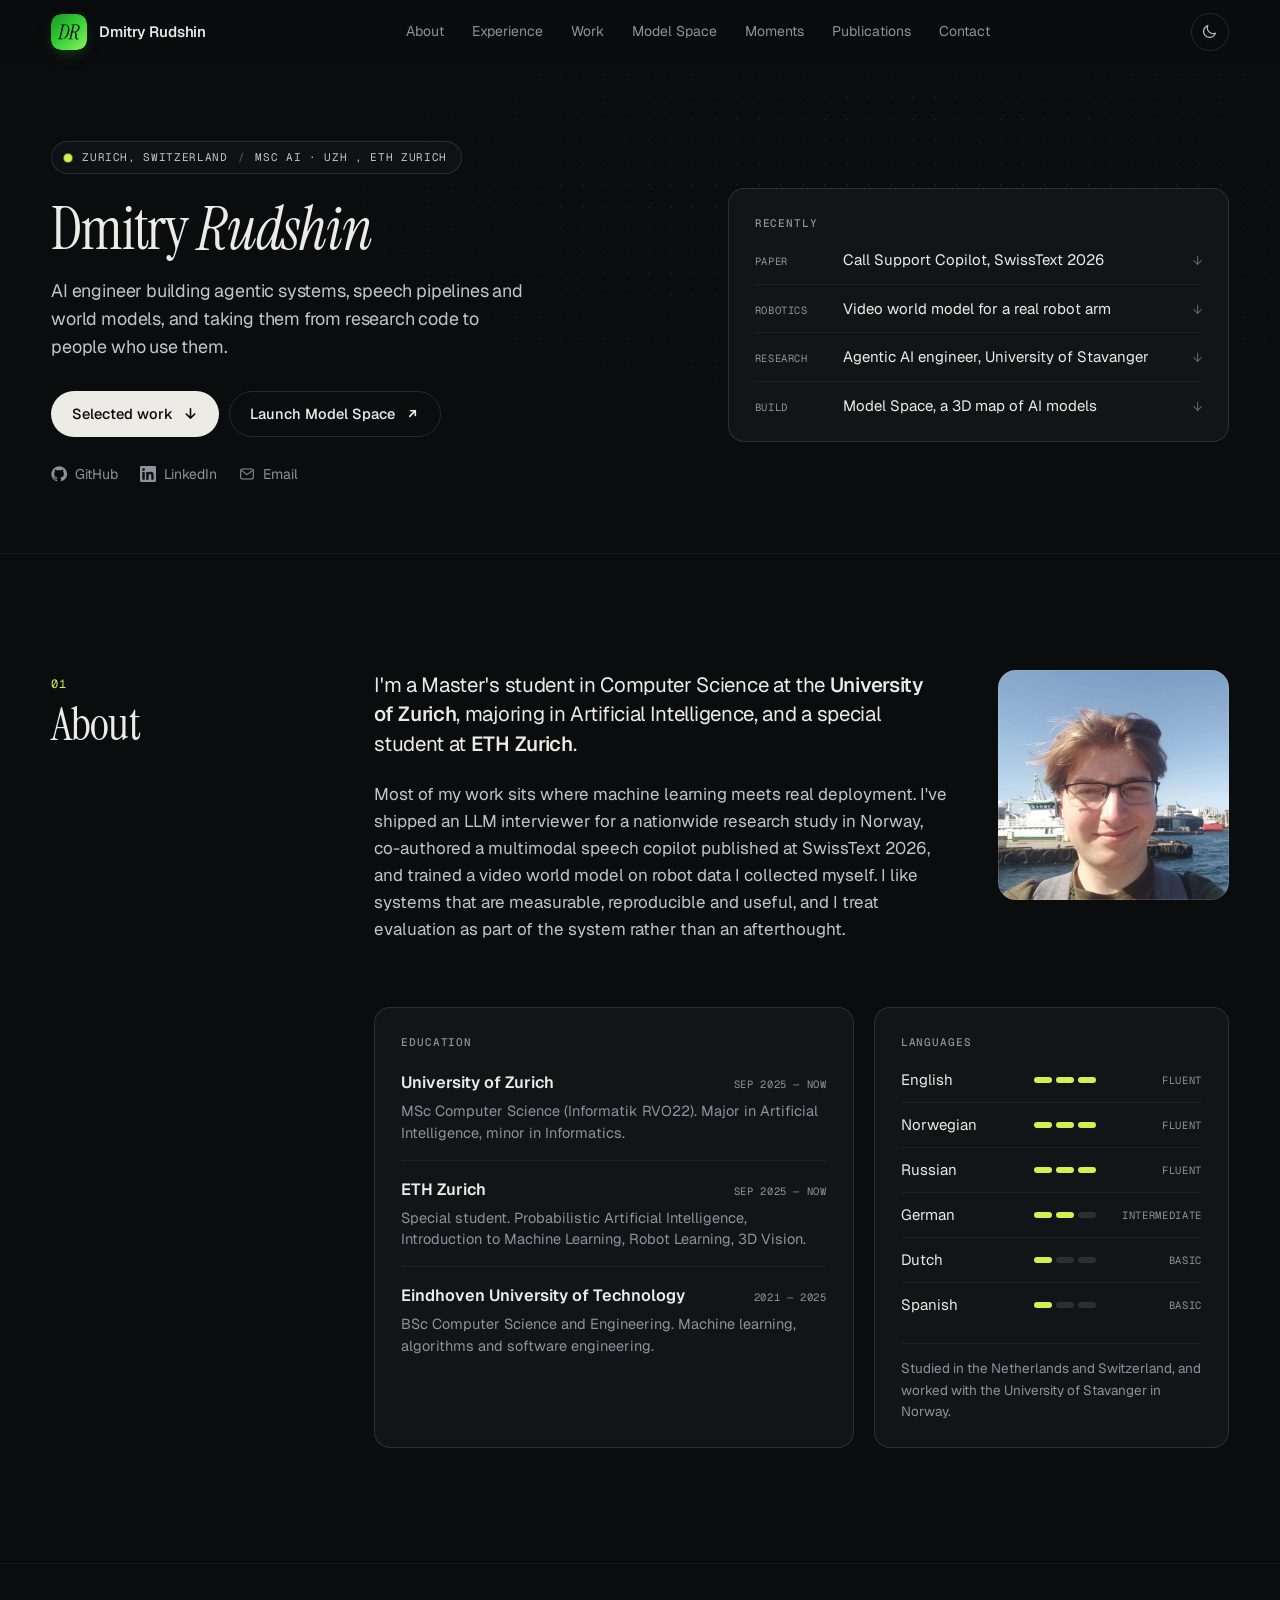
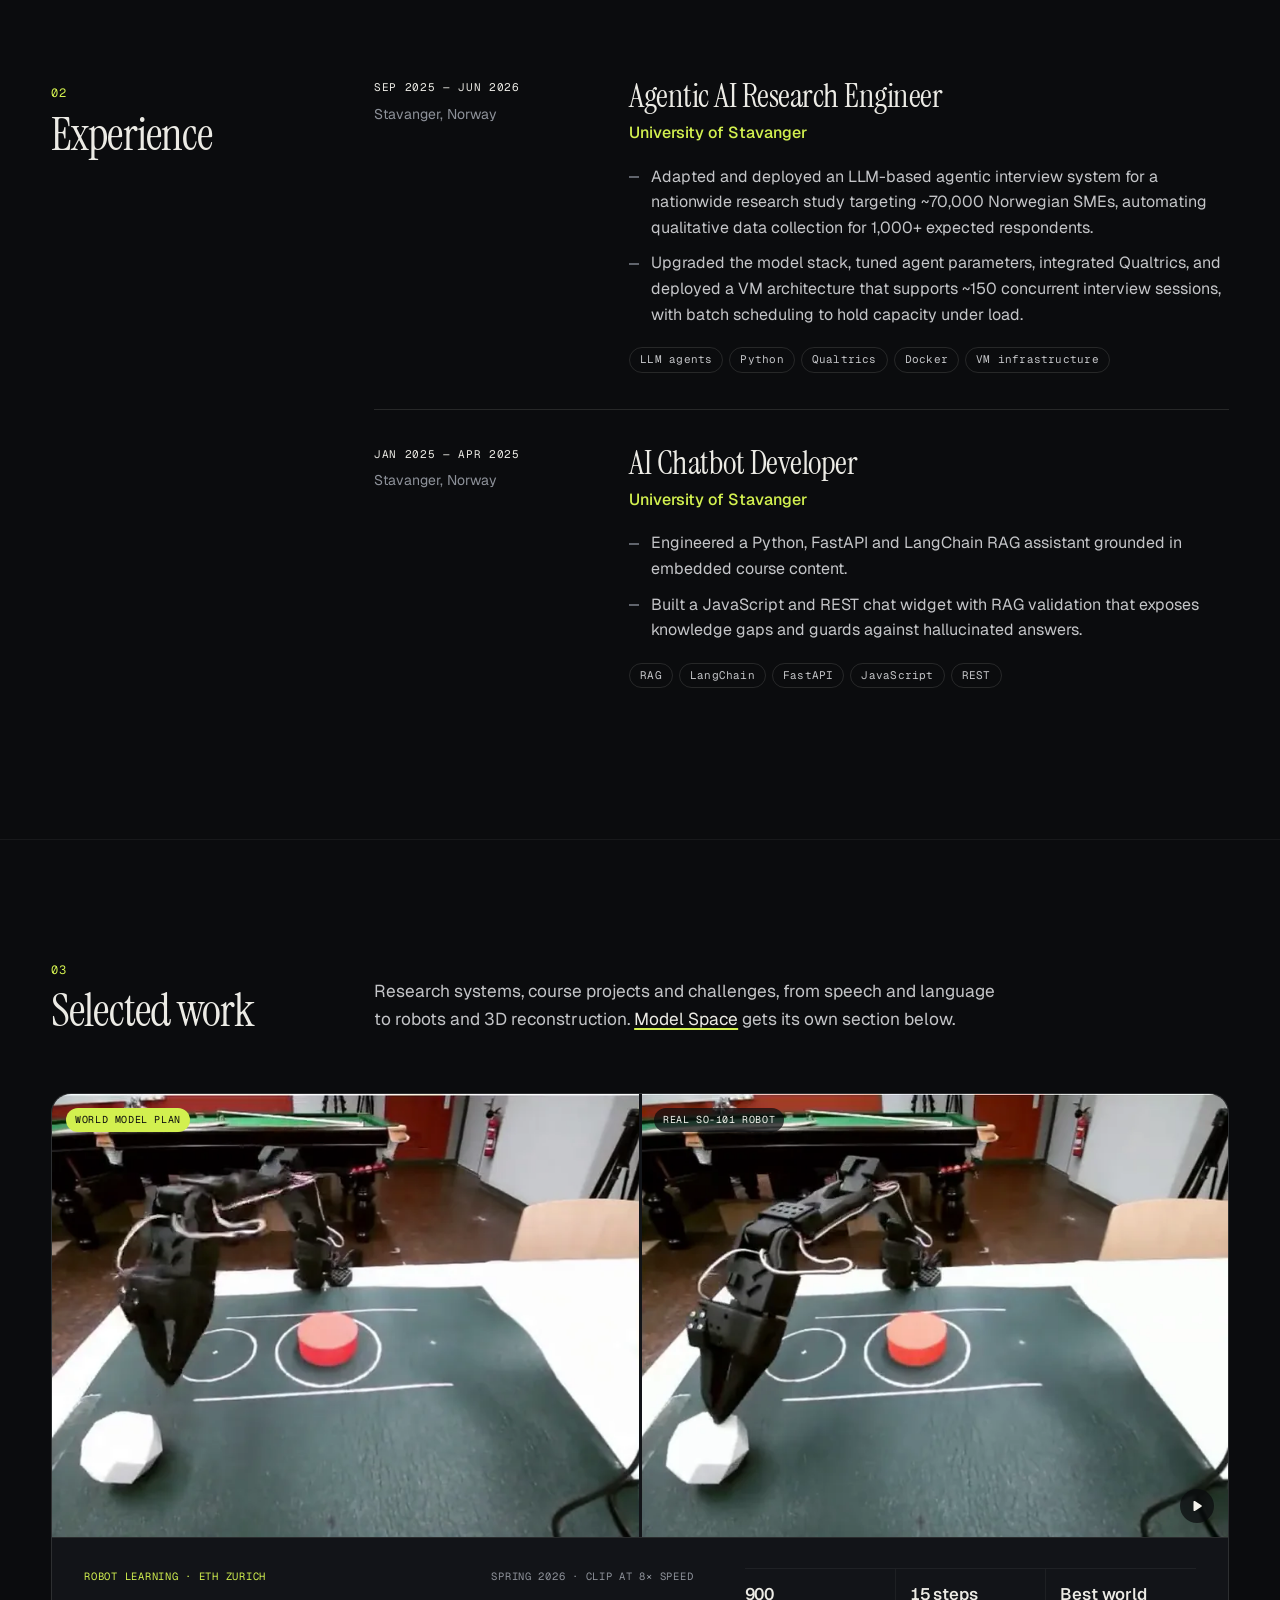
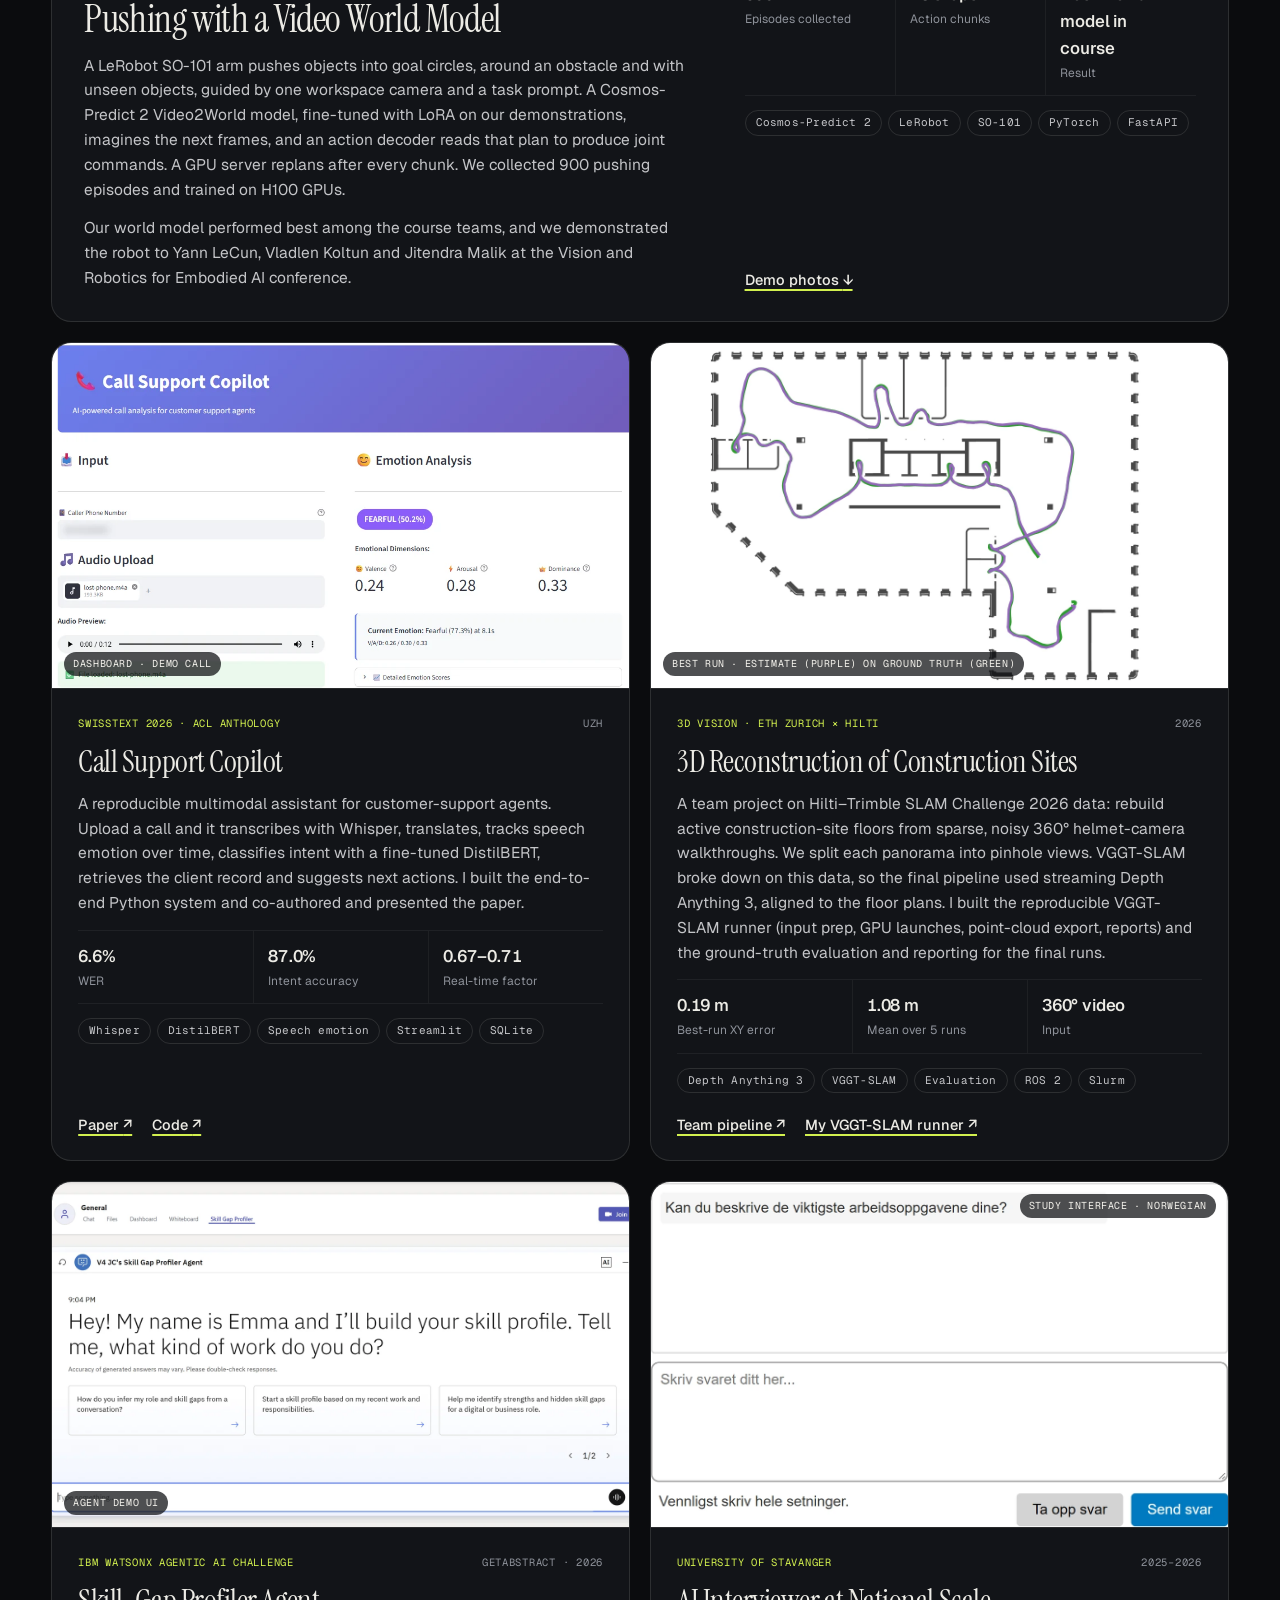
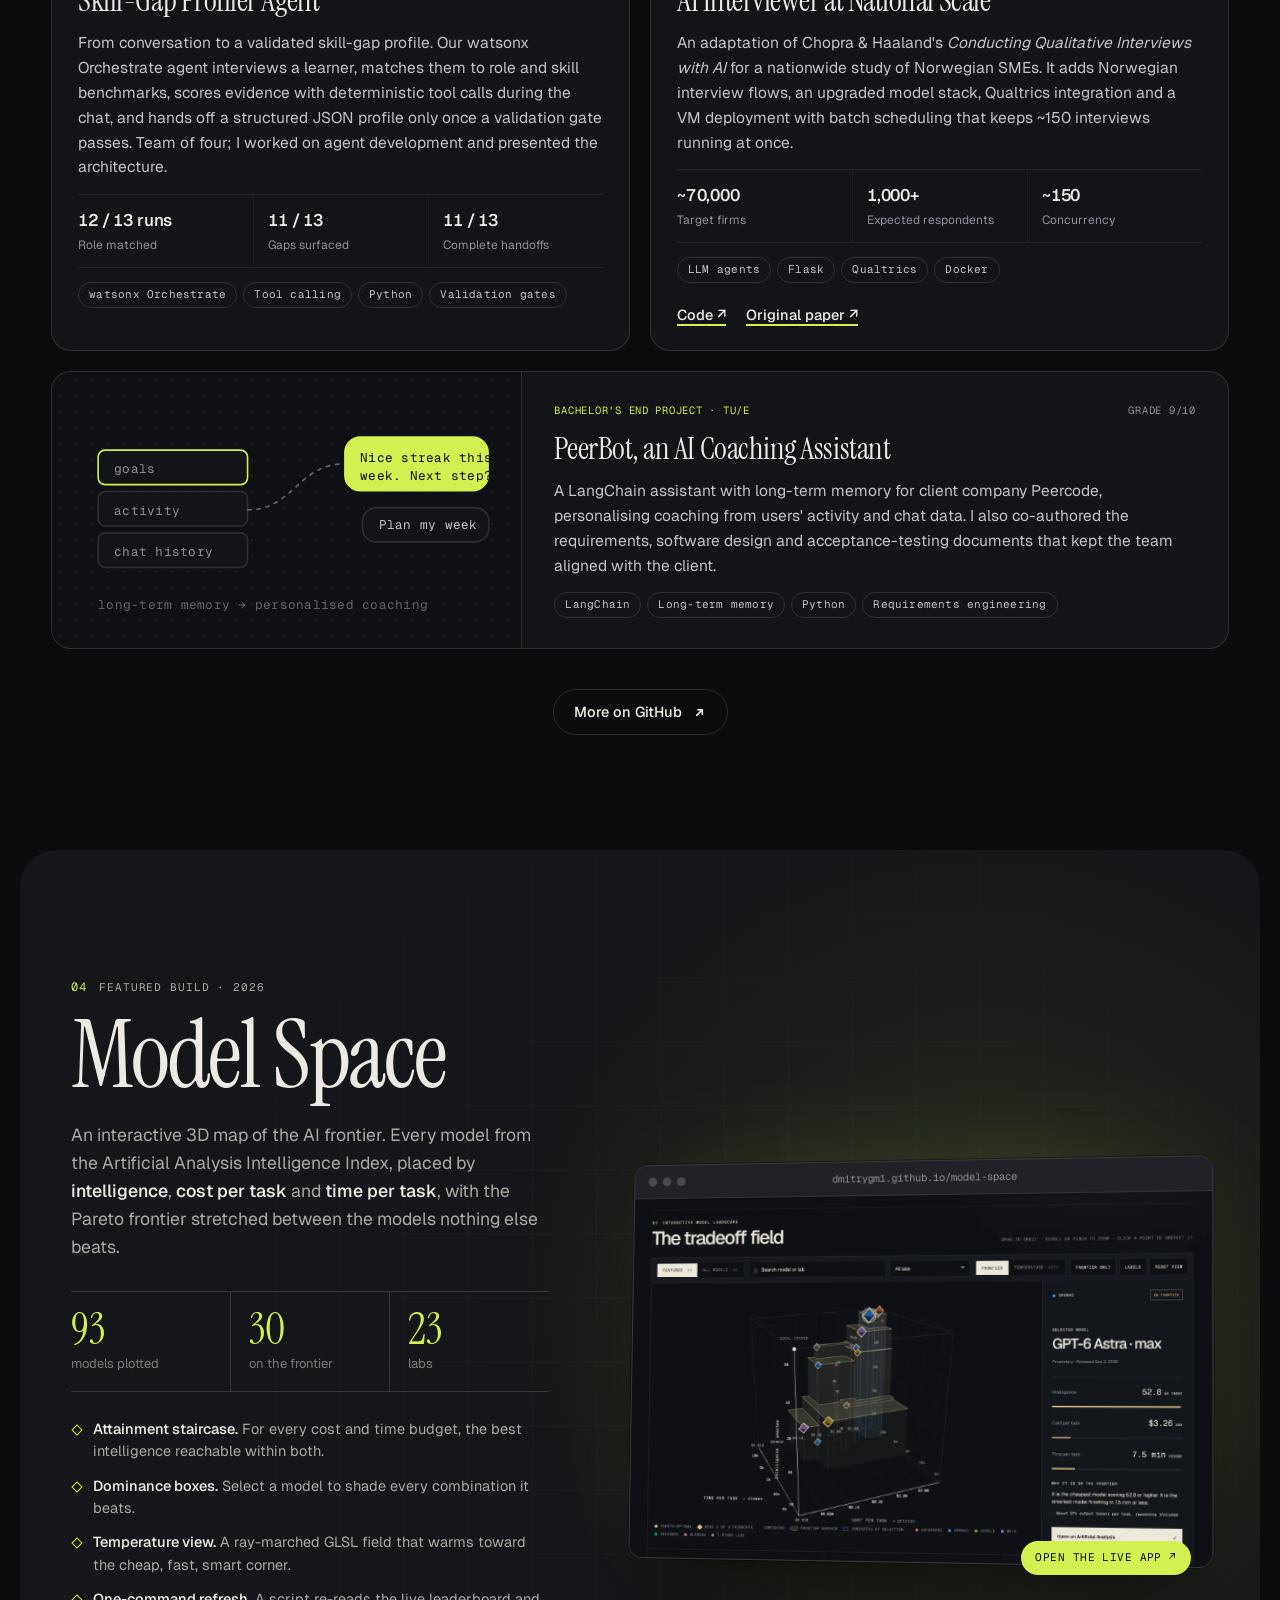
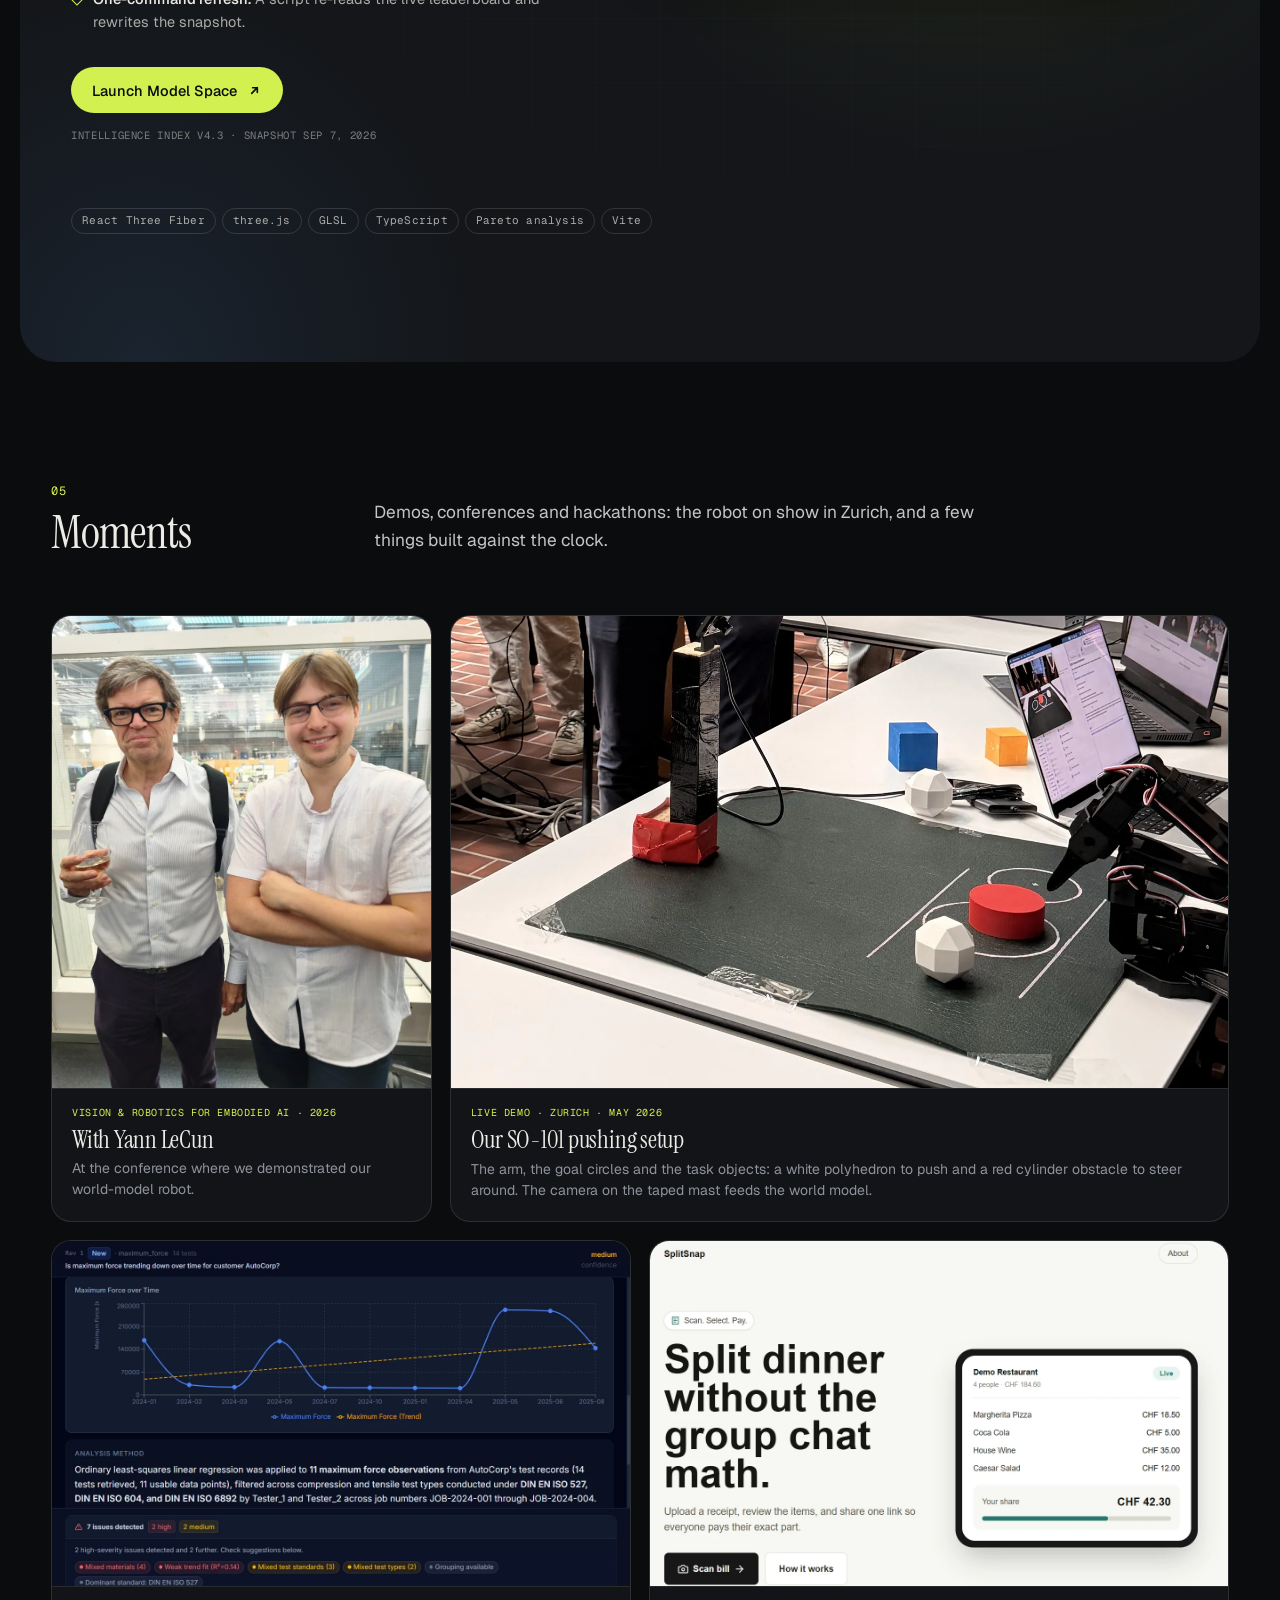
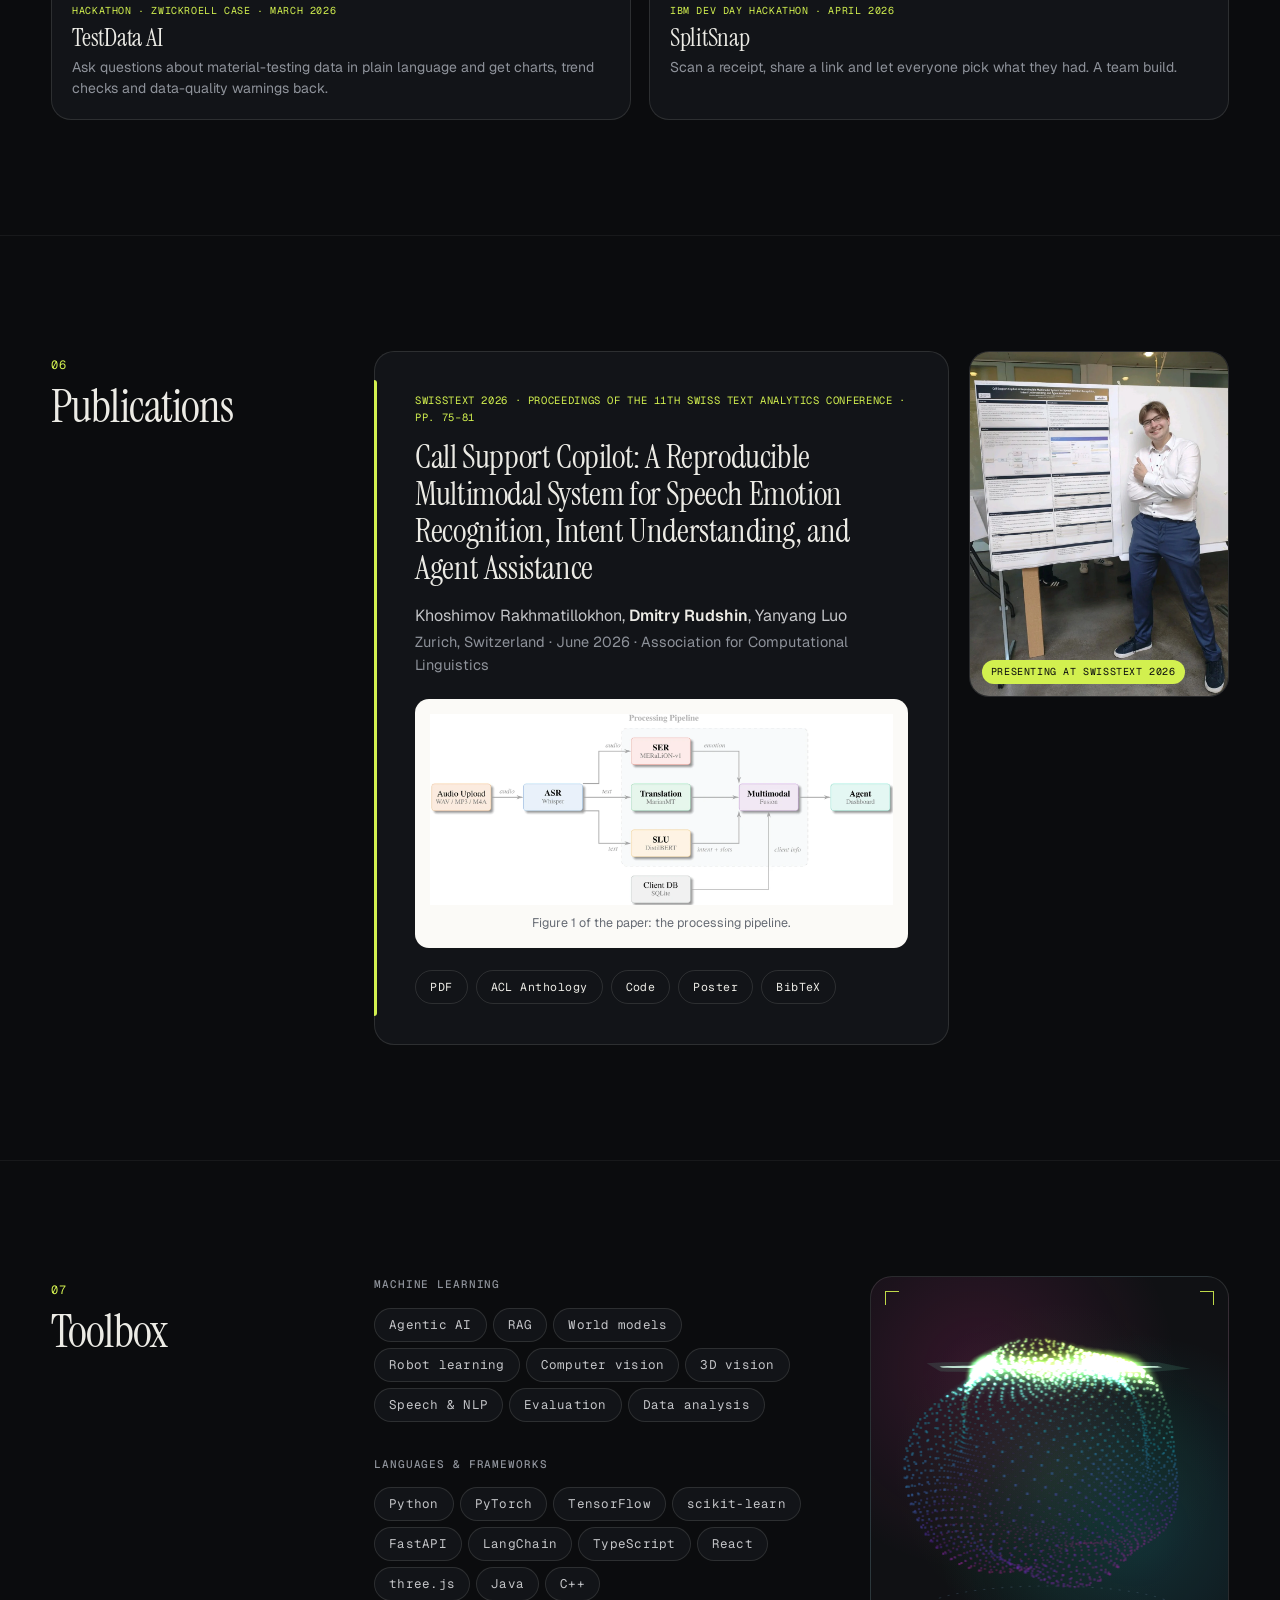
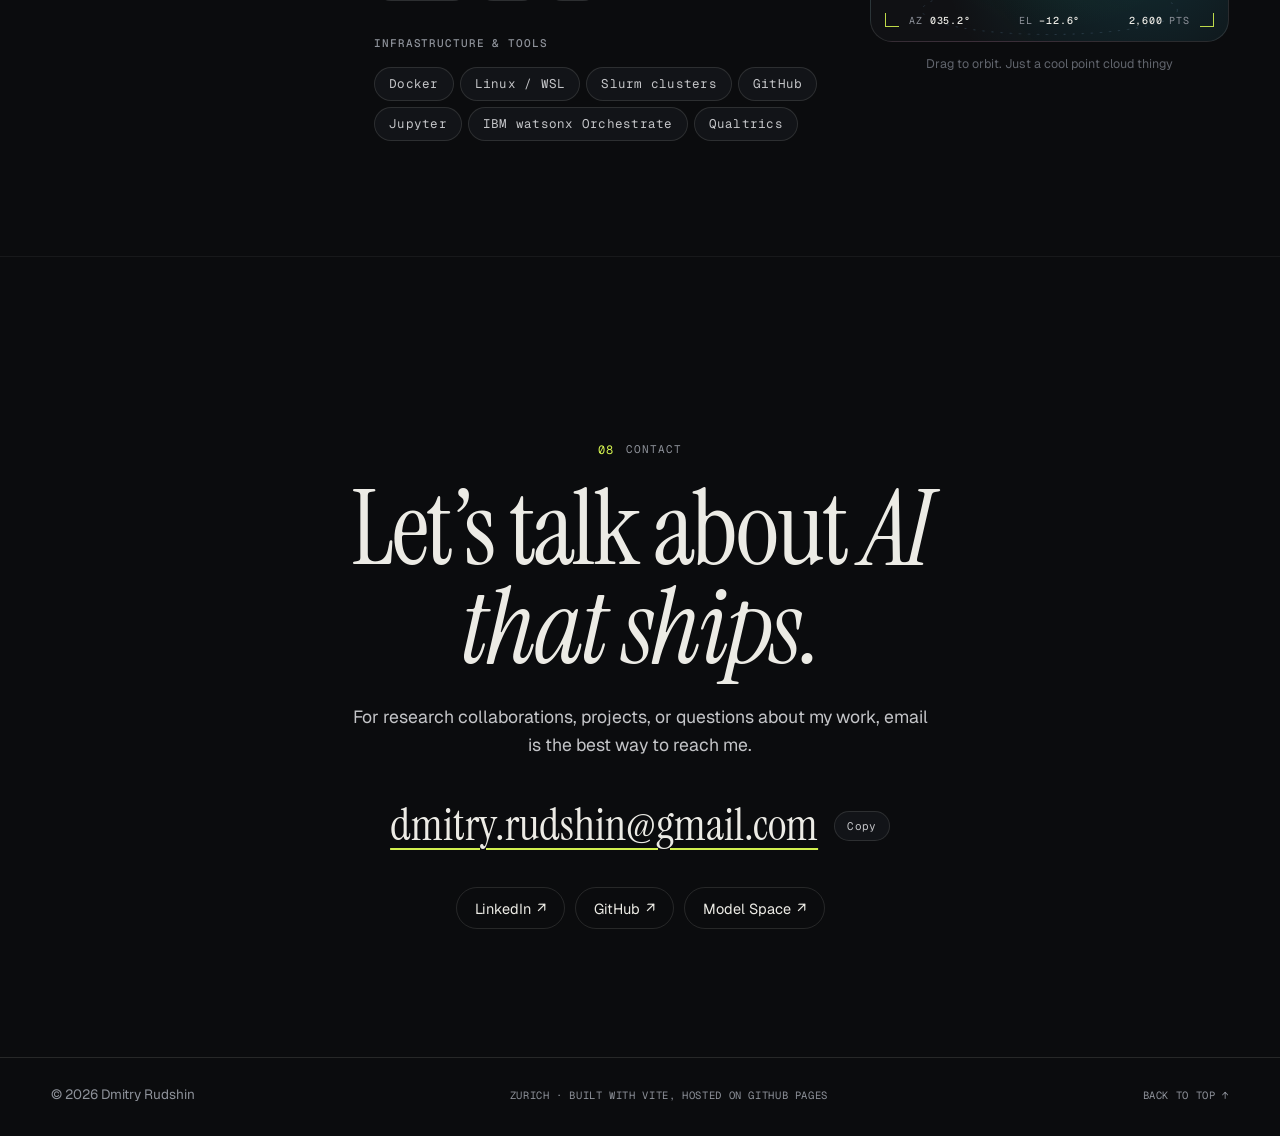
<file: index.html>
<!doctype html>
<html lang="en">
  <head>
    <meta charset="UTF-8" />
    <meta name="viewport" content="width=device-width, initial-scale=1" />
    <title>Dmitry Rudshin · AI Engineer</title>
    <meta
      name="description"
      content="Dmitry Rudshin is an AI engineer and MSc Computer Science student at the University of Zurich and ETH Zurich, building agentic AI systems, speech pipelines, 3D vision and robot world models."
    />
    <meta name="author" content="Dmitry Rudshin" />
    <meta name="color-scheme" content="dark light" />
    <meta name="theme-color" content="#0b0c0e" />
    <link rel="canonical" href="https://dmitrygm1.github.io/" />
    <link rel="icon" href="/favicon.svg" type="image/svg+xml" />
    <link rel="apple-touch-icon" href="/apple-touch-icon.png" />

    <meta property="og:type" content="profile" />
    <meta property="og:site_name" content="Dmitry Rudshin" />
    <meta property="og:url" content="https://dmitrygm1.github.io/" />
    <meta property="og:title" content="Dmitry Rudshin · AI Engineer" />
    <meta
      property="og:description"
      content="Agentic AI, speech, 3D vision and robot world models. MSc Computer Science at the University of Zurich and ETH Zurich."
    />
    <meta property="og:image" content="https://dmitrygm1.github.io/og.png" />
    <meta property="og:image:width" content="1200" />
    <meta property="og:image:height" content="630" />
    <meta property="og:image:alt" content="Dmitry Rudshin · AI Engineer" />
    <meta property="profile:first_name" content="Dmitry" />
    <meta property="profile:last_name" content="Rudshin" />
    <meta name="twitter:card" content="summary_large_image" />
    <meta name="twitter:title" content="Dmitry Rudshin · AI Engineer" />
    <meta name="twitter:image" content="https://dmitrygm1.github.io/og.png" />

    <link rel="preconnect" href="https://fonts.googleapis.com" />
    <link rel="preconnect" href="https://fonts.gstatic.com" crossorigin />
    <link
      rel="stylesheet"
      href="https://fonts.googleapis.com/css2?family=Geist:wght@300..700&family=Geist+Mono:wght@400..600&family=Instrument+Serif:ital@0;1&display=swap"
    />

    <!-- Theme before paint: dark unless the visitor picked light. -->
    <script>
      (function () {
        var root = document.documentElement;
        root.classList.add("js");
        var light = false;
        try {
          light = localStorage.getItem("dr-theme") === "light";
        } catch (e) {}
        if (!light) root.dataset.theme = "dark";
      })();
    </script>

    <script type="application/ld+json">
      {
        "@context": "https://schema.org",
        "@type": "Person",
        "name": "Dmitry Rudshin",
        "url": "https://dmitrygm1.github.io/",
        "email": "mailto:dmitry.rudshin@gmail.com",
        "jobTitle": "AI Engineer",
        "sameAs": ["https://www.linkedin.com/in/dmitry-rudshin", "https://github.com/Dmitrygm1"],
        "affiliation": [
          { "@type": "CollegeOrUniversity", "name": "University of Zurich" },
          { "@type": "CollegeOrUniversity", "name": "ETH Zurich" }
        ],
        "alumniOf": { "@type": "CollegeOrUniversity", "name": "Eindhoven University of Technology" },
        "knowsAbout": ["Agentic AI", "Retrieval-augmented generation", "Speech processing", "World models", "Robot learning", "Computer vision", "3D vision"],
        "knowsLanguage": ["English", "Norwegian", "Russian", "German", "Dutch", "Spanish"]
      }
    </script>
    <script type="module" crossorigin src="/assets/home-DmO0bb1i.js"></script>
    <link rel="modulepreload" crossorigin href="/assets/pareto-D0q48_XX.js">
    <link rel="stylesheet" crossorigin href="/assets/home-Bxad3C81.css">
  </head>
  <body>
    <a class="skip-link" href="#main">Skip to content</a>

    <header class="site-header" data-header>
      <div class="header-inner">
        <a class="brand" href="#top" aria-label="Dmitry Rudshin, back to top">
          <svg class="brand-mark" viewBox="0 0 64 64" aria-hidden="true"><defs><linearGradient id="brand-gradient" x1="6" y1="4" x2="58" y2="62" gradientUnits="userSpaceOnUse"><stop offset="0" stop-color="#1f9d2b"/><stop offset="0.45" stop-color="#32cd32"/><stop offset="1" stop-color="#7ef05a"/></linearGradient></defs><rect width="64" height="64" rx="17" fill="url(#brand-gradient)"/><path d="M12.26 45.11Q11.74 45.11 11.74 44.74Q11.74 44.33 12.48 44.22L13.22 44.11Q14.03 44 14.34 43.73Q14.66 43.45 14.8 42.67L19.82 20.99Q20 20.22 19.82 19.96Q19.63 19.7 18.9 19.56L18.16 19.41Q17.68 19.3 17.68 19Q17.68 18.56 18.34 18.56H25.76Q28.93 18.56 30.79 20.9Q32.65 23.24 32.65 27.85Q32.65 31.24 31.58 34.36Q30.51 37.48 28.71 39.89Q26.9 42.31 24.59 43.71Q22.29 45.11 19.78 45.11ZM19.97 44.15Q22.07 44.15 23.91 42.6Q25.76 41.05 27.16 38.38Q28.56 35.71 29.35 32.35Q30.14 28.99 30.14 25.42Q30.14 22.47 28.93 20.99Q27.71 19.52 25.53 19.52Q22.77 19.52 22.14 22.21L17.72 41.46Q17.39 42.93 17.99 43.54Q18.6 44.15 19.97 44.15ZM46.55 45.44Q45 45.44 44.03 44.33Q43.05 43.23 43.09 41.24L43.12 37.14Q43.16 35.15 42.9 34.12Q42.64 33.09 41.94 32.72Q41.24 32.35 39.88 32.35Q39.07 32.35 38.68 32.65Q38.29 32.94 38.14 33.57L36.01 42.53Q35.82 43.3 36.04 43.6Q36.26 43.89 37.19 44.04L38.81 44.26Q39.32 44.3 39.32 44.67Q39.32 45.11 38.73 45.11H30.92Q30.4 45.11 30.4 44.74Q30.4 44.33 31.14 44.22L31.88 44.11Q32.69 44 33 43.73Q33.31 43.45 33.46 42.67L38.48 20.99Q38.66 20.22 38.48 19.96Q38.29 19.7 37.55 19.56L36.82 19.41Q36.34 19.3 36.34 19Q36.34 18.56 37 18.56H44.49Q46.66 18.56 48.1 19.33Q49.54 20.11 50.26 21.4Q50.98 22.69 50.98 24.24Q50.98 26.19 49.98 27.78Q48.99 29.36 47.38 30.45Q45.78 31.54 43.93 32.06Q43.71 32.09 43.69 32.26Q43.68 32.42 43.9 32.53Q44.93 33.09 45.3 34.08Q45.67 35.08 45.67 36.74V40.5Q45.67 42.53 46.11 43.28Q46.55 44.04 47.33 44.04Q47.62 44.04 47.84 43.95Q48.06 43.85 48.43 43.6Q48.73 43.34 48.97 43.45Q49.21 43.56 49.21 43.85Q49.21 44.37 48.43 44.91Q47.66 45.44 46.55 45.44ZM41.17 31.43Q43.01 31.43 44.63 30.43Q46.26 29.44 47.27 27.74Q48.28 26.05 48.28 23.94Q48.28 21.88 47.27 20.68Q46.26 19.48 43.75 19.48Q41.39 19.48 41.02 20.96L39.07 29.4Q38.59 31.43 41.17 31.43Z" fill="#0b0c0e"/></svg>
          <span class="brand-name">Dmitry Rudshin</span>
        </a>

        <nav class="site-nav" id="site-nav" aria-label="Primary">
          <a href="#about">About</a>
          <a href="#experience">Experience</a>
          <a href="#work">Work</a>
          <a href="#model-space">Model Space</a>
          <a href="#moments">Moments</a>
          <a href="#publications">Publications</a>
          <a href="#contact">Contact</a>
        </nav>

        <div class="header-actions">
          <button class="icon-button theme-toggle" type="button" data-theme-toggle aria-label="Switch colour theme">
            <svg class="icon-sun" viewBox="0 0 24 24" aria-hidden="true">
              <circle cx="12" cy="12" r="4.2" />
              <path d="M12 2.5v2.2M12 19.3v2.2M4.7 4.7l1.6 1.6M17.7 17.7l1.6 1.6M2.5 12h2.2M19.3 12h2.2M4.7 19.3l1.6-1.6M17.7 6.3l1.6-1.6" />
            </svg>
            <svg class="icon-moon" viewBox="0 0 24 24" aria-hidden="true">
              <path d="M20.2 14.6A8.5 8.5 0 0 1 9.4 3.8a8.5 8.5 0 1 0 10.8 10.8Z" />
            </svg>
          </button>
          <button class="icon-button menu-toggle" type="button" data-menu-toggle aria-controls="site-nav" aria-expanded="false" aria-label="Open menu">
            <span></span><span></span>
          </button>
        </div>
      </div>
    </header>

    <main id="main">
      <!-- ───────────────────────── Hero ───────────────────────── -->
      <section class="hero" id="top" aria-labelledby="hero-title">
        <div class="container hero-grid">
          <div class="hero-copy">
            <p class="hero-kicker reveal">
              <span class="pulse" aria-hidden="true"></span>
              <span>Zurich, Switzerland</span> <span class="sep" aria-hidden="true">/</span> <span>MSc AI · UZH , ETH Zurich</span>
            </p>
            <h1 class="hero-title reveal" id="hero-title">Dmitry <em>Rudshin</em></h1>
            <p class="hero-lede reveal">
              AI engineer building agentic systems, speech pipelines and
              world models, and taking them from research code to people who use them.
            </p>
            <div class="hero-actions reveal">
              <a class="button button-primary" href="#work">
                Selected work
                <svg viewBox="0 0 16 16" aria-hidden="true"><path d="M8 3v10M3.5 8.5 8 13l4.5-4.5" /></svg>
              </a>
              <a class="button button-ghost" href="/model-space/">
                Launch Model Space
                <svg viewBox="0 0 16 16" aria-hidden="true"><path d="M5 11 11 5M6 5h5v5" /></svg>
              </a>
            </div>
            <ul class="hero-links reveal" aria-label="Profiles">
              <li>
                <a href="https://github.com/Dmitrygm1" target="_blank" rel="noopener">
                  <svg viewBox="0 0 24 24" aria-hidden="true"><path d="M12 .5a11.5 11.5 0 0 0-3.64 22.41c.58.1.79-.25.79-.56v-2c-3.2.7-3.88-1.37-3.88-1.37-.52-1.33-1.28-1.69-1.28-1.69-1.05-.71.08-.7.08-.7 1.15.08 1.76 1.19 1.76 1.19 1.03 1.76 2.7 1.25 3.36.96.1-.75.4-1.25.73-1.54-2.55-.29-5.24-1.28-5.24-5.68 0-1.25.45-2.28 1.19-3.08-.12-.29-.52-1.46.11-3.05 0 0 .97-.31 3.17 1.18a11 11 0 0 1 5.77 0c2.2-1.49 3.17-1.18 3.17-1.18.63 1.59.23 2.76.11 3.05.74.8 1.19 1.83 1.19 3.08 0 4.41-2.69 5.38-5.26 5.67.41.36.78 1.06.78 2.14v3.17c0 .31.21.67.8.56A11.5 11.5 0 0 0 12 .5Z" /></svg>
                  GitHub
                </a>
              </li>
              <li>
                <a href="https://www.linkedin.com/in/dmitry-rudshin" target="_blank" rel="noopener">
                  <svg viewBox="0 0 24 24" aria-hidden="true"><path d="M20.45 20.45h-3.56v-5.57c0-1.33-.02-3.04-1.85-3.04-1.85 0-2.14 1.45-2.14 2.94v5.67H9.34V9h3.42v1.56h.05c.48-.9 1.64-1.85 3.37-1.85 3.6 0 4.27 2.37 4.27 5.46v6.28ZM5.34 7.43a2.06 2.06 0 1 1 0-4.13 2.06 2.06 0 0 1 0 4.13ZM7.12 20.45H3.56V9h3.56v11.45ZM22.22 0H1.77C.79 0 0 .77 0 1.73v20.54C0 23.23.79 24 1.77 24h20.45c.98 0 1.78-.77 1.78-1.73V1.73C24 .77 23.2 0 22.22 0Z" /></svg>
                  LinkedIn
                </a>
              </li>
              <li>
                <a href="mailto:dmitry.rudshin@gmail.com">
                  <svg viewBox="0 0 24 24" aria-hidden="true" class="stroke"><rect x="2.5" y="4.5" width="19" height="15" rx="2.5" /><path d="m3.5 6.5 8.5 6.5 8.5-6.5" /></svg>
                  Email
                </a>
              </li>
            </ul>
          </div>

          <div class="panel hero-panel reveal">
            <h2 class="panel-title">Recently</h2>
            <ul class="hero-index">
              <li>
                <a href="#publications"><span class="mono">Paper</span><span>Call Support Copilot, SwissText 2026</span><span class="arrow" aria-hidden="true">↓</span></a>
              </li>
              <li>
                <a href="#work"><span class="mono">Robotics</span><span>Video world model for a real robot arm</span><span class="arrow" aria-hidden="true">↓</span></a>
              </li>
              <li>
                <a href="#experience"><span class="mono">Research</span><span>Agentic AI engineer, University of Stavanger</span><span class="arrow" aria-hidden="true">↓</span></a>
              </li>
              <li>
                <a href="#model-space"><span class="mono">Build</span><span>Model Space, a 3D map of AI models</span><span class="arrow" aria-hidden="true">↓</span></a>
              </li>
            </ul>
          </div>
        </div>
      </section>

      <!-- ───────────────────────── About ───────────────────────── -->
      <section class="section" id="about" aria-labelledby="about-title">
        <div class="container section-grid">
          <header class="section-label reveal">
            <span class="section-index">01</span>
            <h2 id="about-title">About</h2>
          </header>

          <div class="section-body">
            <div class="about-lead">
              <div class="about-intro reveal">
                <p class="big-text">
                  I'm a Master's student in Computer Science at the <strong>University of Zurich</strong>, majoring in
                  Artificial Intelligence, and a special student at <strong>ETH Zurich</strong>.
                </p>
                <p>
                  Most of my work sits where machine learning meets real deployment. I've shipped an LLM interviewer for a
                  nationwide research study in Norway, co-authored a multimodal speech copilot published at SwissText 2026,
                  and trained a video world model on robot data I collected myself. I like systems that are measurable,
                  reproducible and useful, and I treat evaluation as part of the system rather than an afterthought.
                </p>
              </div>
              <figure class="portrait reveal">
                <img src="/images/photos/portrait.webp" width="720" height="720" decoding="async" alt="Dmitry Rudshin smiling by a harbour on a sunny day" />
              </figure>
            </div>

            <div class="about-columns">
              <div class="panel reveal">
                <h3 class="panel-title">Education</h3>
                <ol class="edu-list">
                  <li>
                    <div class="edu-head">
                      <strong>University of Zurich</strong>
                      <span class="mono">Sep 2025 — now</span>
                    </div>
                    <p>MSc Computer Science (Informatik RVO22). Major in Artificial Intelligence, minor in Informatics.</p>
                  </li>
                  <li>
                    <div class="edu-head">
                      <strong>ETH Zurich</strong>
                      <span class="mono">Sep 2025 — now</span>
                    </div>
                    <p>Special student. Probabilistic Artificial Intelligence, Introduction to Machine Learning, Robot Learning, 3D Vision.</p>
                  </li>
                  <li>
                    <div class="edu-head">
                      <strong>Eindhoven University of Technology</strong>
                      <span class="mono">2021 — 2025</span>
                    </div>
                    <p>BSc Computer Science and Engineering. Machine learning, algorithms and software engineering.</p>
                  </li>
                </ol>
              </div>

              <div class="panel reveal">
                <h3 class="panel-title">Languages</h3>
                <ul class="lang-list">
                  <li><span>English</span><span class="level" data-level="3" aria-label="Fluent"><i></i><i></i><i></i></span><em>Fluent</em></li>
                  <li><span>Norwegian</span><span class="level" data-level="3" aria-label="Fluent"><i></i><i></i><i></i></span><em>Fluent</em></li>
                  <li><span>Russian</span><span class="level" data-level="3" aria-label="Fluent"><i></i><i></i><i></i></span><em>Fluent</em></li>
                  <li><span>German</span><span class="level" data-level="2" aria-label="Intermediate"><i></i><i></i><i></i></span><em>Intermediate</em></li>
                  <li><span>Dutch</span><span class="level" data-level="1" aria-label="Basic"><i></i><i></i><i></i></span><em>Basic</em></li>
                  <li><span>Spanish</span><span class="level" data-level="1" aria-label="Basic"><i></i><i></i><i></i></span><em>Basic</em></li>
                </ul>
                <p class="panel-note">Studied in the Netherlands and Switzerland, and worked with the University of Stavanger in Norway.</p>
              </div>
            </div>
          </div>
        </div>
      </section>

      <!-- ───────────────────────── Experience ───────────────────────── -->
      <section class="section" id="experience" aria-labelledby="experience-title">
        <div class="container section-grid">
          <header class="section-label reveal">
            <span class="section-index">02</span>
            <h2 id="experience-title">Experience</h2>
          </header>

          <div class="section-body">
            <ol class="timeline">
              <li class="role reveal">
                <div class="role-meta">
                  <span class="mono">Sep 2025 — Jun 2026</span>
                  <span class="role-place">Stavanger, Norway</span>
                </div>
                <div class="role-body">
                  <h3>Agentic AI Research Engineer</h3>
                  <p class="role-org">University of Stavanger</p>
                  <ul>
                    <li>
                      Adapted and deployed an LLM-based agentic interview system for a nationwide research study targeting
                      ~70,000 Norwegian SMEs, automating qualitative data collection for 1,000+ expected respondents.
                    </li>
                    <li>
                      Upgraded the model stack, tuned agent parameters, integrated Qualtrics, and deployed a VM architecture
                      that supports ~150 concurrent interview sessions, with batch scheduling to hold capacity under load.
                    </li>
                  </ul>
                  <ul class="tags" aria-label="Technologies">
                    <li>LLM agents</li><li>Python</li><li>Qualtrics</li><li>Docker</li><li>VM infrastructure</li>
                  </ul>
                </div>
              </li>

              <li class="role reveal">
                <div class="role-meta">
                  <span class="mono">Jan 2025 — Apr 2025</span>
                  <span class="role-place">Stavanger, Norway</span>
                </div>
                <div class="role-body">
                  <h3>AI Chatbot Developer</h3>
                  <p class="role-org">University of Stavanger</p>
                  <ul>
                    <li>Engineered a Python, FastAPI and LangChain RAG assistant grounded in embedded course content.</li>
                    <li>
                      Built a JavaScript and REST chat widget with RAG validation that exposes knowledge gaps and guards
                      against hallucinated answers.
                    </li>
                  </ul>
                  <ul class="tags" aria-label="Technologies">
                    <li>RAG</li><li>LangChain</li><li>FastAPI</li><li>JavaScript</li><li>REST</li>
                  </ul>
                </div>
              </li>
            </ol>
          </div>
        </div>
      </section>

      <!-- ───────────────────────── Work ───────────────────────── -->
      <section class="section" id="work" aria-labelledby="work-title">
        <div class="container">
          <div class="section-grid section-grid-head">
            <header class="section-label reveal">
              <span class="section-index">03</span>
              <h2 id="work-title">Selected work</h2>
            </header>
            <p class="section-intro reveal">
              Research systems, course projects and challenges, from speech and language to robots and 3D reconstruction.
              <a class="text-link" href="#model-space">Model Space</a> gets its own section below.
            </p>
          </div>

          <div class="project-grid">
            <!-- Video World Model (featured) -->
            <article class="project project-featured reveal" aria-labelledby="p-worldmodel">
              <figure class="project-media media-wide">
                <video
                  class="media-video"
                  muted
                  loop
                  playsinline
                  preload="none"
                  poster="/images/photos/world-model-poster.webp"
                  aria-label="World model plan beside the real robot, 8× speed"
                >
                  <source src="/media/world-model-plan-vs-action.mp4" type="video/mp4" />
                </video>
                <span class="media-tag accent tag-left" aria-hidden="true">World model plan</span>
                <span class="media-tag tag-right" aria-hidden="true">Real SO-101 robot</span>
                <span class="media-divider" aria-hidden="true"></span>
                <button class="media-toggle" type="button" data-video-toggle aria-label="Pause video">
                  <svg class="icon-pause" viewBox="0 0 16 16" aria-hidden="true"><path d="M5 3.5v9M11 3.5v9" /></svg>
                  <svg class="icon-play" viewBox="0 0 16 16" aria-hidden="true"><path d="M5 3.2v9.6L12.5 8Z" /></svg>
                </button>
                <figcaption class="sr-only">
                  Left: the video world model's predicted frames. Right: the real SO-101 arm pushing a white polyhedron around a
                  red cylinder obstacle into the goal circle. Clip sped up 8×.
                </figcaption>
              </figure>
              <div class="project-body">
                <div class="featured-main">
                  <p class="project-meta"><span>Robot Learning · ETH Zurich</span><span>Spring 2026 · clip at 8× speed</span></p>
                  <h3 id="p-worldmodel">Pushing with a Video World Model</h3>
                  <p>
                    A LeRobot SO-101 arm pushes objects into goal circles, around an obstacle and with unseen objects,
                    guided by one workspace camera and a task prompt. A Cosmos-Predict 2 Video2World model, fine-tuned
                    with LoRA on our demonstrations, imagines the next frames, and an action decoder reads that plan to
                    produce joint commands. A GPU server replans after every chunk. We collected 900 pushing episodes and
                    trained on H100 GPUs.
                  </p>
                  <p>
                    Our world model performed best among the course teams, and we demonstrated the robot to Yann LeCun,
                    Vladlen Koltun and Jitendra Malik at the Vision and Robotics for Embodied AI conference.
                  </p>
                </div>
                <div class="featured-side">
                  <dl class="project-stats">
                    <div><dt>Episodes collected</dt><dd>900</dd></div>
                    <div><dt>Action chunks</dt><dd>15 steps</dd></div>
                    <div><dt>Result</dt><dd>Best world model in course</dd></div>
                  </dl>
                  <ul class="tags" aria-label="Technologies">
                    <li>Cosmos-Predict 2</li><li>LeRobot</li><li>SO-101</li><li>PyTorch</li><li>FastAPI</li>
                  </ul>
                  <div class="project-links">
                    <a href="#moments">Demo photos <span aria-hidden="true">↓</span></a>
                  </div>
                </div>
              </div>
            </article>

            <!-- Call Support Copilot -->
            <article class="project reveal" aria-labelledby="p-copilot">
              <figure class="project-media">
                <img
                  src="/images/photos/copilot-dashboard.webp"
                  width="1020"
                  height="612"
                  loading="lazy"
                  decoding="async"
                  alt="Call Support Copilot dashboard analysing an uploaded call: the caller's emotion is classified as fearful, with valence, arousal and dominance scores"
                />
                <figcaption class="media-tag">Dashboard · demo call</figcaption>
              </figure>
              <div class="project-body">
                <p class="project-meta"><span>SwissText 2026 · ACL Anthology</span><span>UZH</span></p>
                <h3 id="p-copilot">Call Support Copilot</h3>
                <p>
                  A reproducible multimodal assistant for customer-support agents. Upload a call and it transcribes with
                  Whisper, translates, tracks speech emotion over time, classifies intent with a fine-tuned DistilBERT,
                  retrieves the client record and suggests next actions. I built the end-to-end Python system and
                  co-authored and presented the paper.
                </p>
                <dl class="project-stats">
                  <div><dt>WER</dt><dd>6.6%</dd></div>
                  <div><dt>Intent accuracy</dt><dd>87.0%</dd></div>
                  <div><dt>Real-time factor</dt><dd>0.67–0.71</dd></div>
                </dl>
                <ul class="tags" aria-label="Technologies">
                  <li>Whisper</li><li>DistilBERT</li><li>Speech emotion</li><li>Streamlit</li><li>SQLite</li>
                </ul>
                <div class="project-links">
                  <a href="https://aclanthology.org/2026.swisstext-1.6/" target="_blank" rel="noopener">Paper <span aria-hidden="true">↗</span></a>
                  <a href="https://github.com/Dmitrygm1/ETSP-Project" target="_blank" rel="noopener">Code <span aria-hidden="true">↗</span></a>
                </div>
              </div>
            </article>

            <!-- 3D reconstruction -->
            <article class="project reveal" aria-labelledby="p-slam">
              <figure class="project-media">
                <img
                  src="/images/photos/reconstruction-eval.webp"
                  width="1250"
                  height="750"
                  loading="lazy"
                  decoding="async"
                  alt="Construction-site floor plan with two almost identical camera trajectories: the estimated path from the Depth Anything 3 pipeline in purple lying on top of the ground truth in green"
                />
                <figcaption class="media-tag">Best run · estimate (purple) on ground truth (green)</figcaption>
              </figure>
              <div class="project-body">
                <p class="project-meta"><span>3D Vision · ETH Zurich × Hilti</span><span>2026</span></p>
                <h3 id="p-slam">3D Reconstruction of Construction Sites</h3>
                <p>
                  A team project on Hilti–Trimble SLAM Challenge 2026 data: rebuild active construction-site floors from
                  sparse, noisy 360° helmet-camera walkthroughs. We split each panorama into pinhole views. VGGT-SLAM broke
                  down on this data, so the final pipeline used streaming Depth Anything 3, aligned to the floor plans. I
                  built the reproducible VGGT-SLAM runner (input prep, GPU launches, point-cloud export, reports) and the
                  ground-truth evaluation and reporting for the final runs.
                </p>
                <dl class="project-stats">
                  <div><dt>Best-run XY error</dt><dd>0.19 m</dd></div>
                  <div><dt>Mean over 5 runs</dt><dd>1.08 m</dd></div>
                  <div><dt>Input</dt><dd>360° video</dd></div>
                </dl>
                <ul class="tags" aria-label="Technologies">
                  <li>Depth Anything 3</li><li>VGGT-SLAM</li><li>Evaluation</li><li>ROS 2</li><li>Slurm</li>
                </ul>
                <div class="project-links">
                  <a href="https://github.com/TangentH/da3-hilti" target="_blank" rel="noopener">Team pipeline <span aria-hidden="true">↗</span></a>
                  <a href="https://github.com/Dmitrygm1/hilti-vggt-runner" target="_blank" rel="noopener">My VGGT-SLAM runner <span aria-hidden="true">↗</span></a>
                </div>
              </div>
            </article>

            <!-- IBM watsonx -->
            <article class="project reveal" aria-labelledby="p-watsonx">
              <figure class="project-media">
                <img
                  src="/images/photos/watsonx-agent.webp"
                  width="1400"
                  height="840"
                  loading="lazy"
                  decoding="async"
                  alt="Demo chat interface of the Skill Gap Profiler agent greeting the user: Hey! My name is Emma and I'll build your skill profile. Tell me, what kind of work do you do?"
                />
                <figcaption class="media-tag">Agent demo UI</figcaption>
              </figure>
              <div class="project-body">
                <p class="project-meta"><span>IBM watsonx Agentic AI Challenge</span><span>getAbstract · 2026</span></p>
                <h3 id="p-watsonx">Skill-Gap Profiler Agent</h3>
                <p>
                  From conversation to a validated skill-gap profile. Our watsonx Orchestrate agent interviews a learner,
                  matches them to role and skill benchmarks, scores evidence with deterministic tool calls during the chat,
                  and hands off a structured JSON profile only once a validation gate passes. Team of four; I worked on
                  agent development and presented the architecture.
                </p>
                <dl class="project-stats">
                  <div><dt>Role matched</dt><dd>12 / 13 runs</dd></div>
                  <div><dt>Gaps surfaced</dt><dd>11 / 13</dd></div>
                  <div><dt>Complete handoffs</dt><dd>11 / 13</dd></div>
                </dl>
                <ul class="tags" aria-label="Technologies">
                  <li>watsonx Orchestrate</li><li>Tool calling</li><li>Python</li><li>Validation gates</li>
                </ul>
              </div>
            </article>

            <!-- AI Interviewer -->
            <article class="project reveal" aria-labelledby="p-interviews">
              <figure class="project-media">
                <img
                  src="/images/photos/interviewer-ui.webp"
                  width="1200"
                  height="715"
                  loading="lazy"
                  decoding="async"
                  alt="The AI interviewer's chat window in Norwegian, opening with the question: Can you describe your most important work tasks? Below it are an answer box and buttons to record or send the answer"
                />
                <figcaption class="media-tag tag-top-right">Study interface · Norwegian</figcaption>
              </figure>
              <div class="project-body">
                <p class="project-meta"><span>University of Stavanger</span><span>2025–2026</span></p>
                <h3 id="p-interviews">AI Interviewer at National Scale</h3>
                <p>
                  An adaptation of Chopra &amp; Haaland's <em>Conducting Qualitative Interviews with AI</em> for a
                  nationwide study of Norwegian SMEs. It adds Norwegian interview flows, an upgraded model stack, Qualtrics
                  integration and a VM deployment with batch scheduling that keeps ~150 interviews running at once.
                </p>
                <dl class="project-stats">
                  <div><dt>Target firms</dt><dd>~70,000</dd></div>
                  <div><dt>Expected respondents</dt><dd>1,000+</dd></div>
                  <div><dt>Concurrency</dt><dd>~150</dd></div>
                </dl>
                <ul class="tags" aria-label="Technologies">
                  <li>LLM agents</li><li>Flask</li><li>Qualtrics</li><li>Docker</li>
                </ul>
                <div class="project-links">
                  <a href="https://github.com/Dmitrygm1/interviews-UiS" target="_blank" rel="noopener">Code <span aria-hidden="true">↗</span></a>
                  <a href="https://dx.doi.org/10.2139/ssrn.4583756" target="_blank" rel="noopener">Original paper <span aria-hidden="true">↗</span></a>
                </div>
              </div>
            </article>

            <!-- PeerBot -->
            <article class="project project-row reveal" aria-labelledby="p-peerbot">
              <div class="project-art" aria-hidden="true">
                <svg viewBox="0 0 400 240" class="art art-memory">
                  <g class="stack">
                    <rect x="36" y="140" width="130" height="30" rx="6" />
                    <rect x="36" y="104" width="130" height="30" rx="6" />
                    <rect x="36" y="68" width="130" height="30" rx="6" class="hot" />
                    <text x="50" y="88">goals</text><text x="50" y="124">activity</text><text x="50" y="160">chat history</text>
                  </g>
                  <path class="link" d="M166 120c40 0 44-40 84-40" />
                  <g class="bubbles">
                    <rect x="250" y="56" width="126" height="48" rx="14" class="a" />
                    <rect x="266" y="118" width="110" height="30" rx="12" class="q" />
                    <text x="264" y="78">Nice streak this</text><text x="264" y="94">week. Next step?</text>
                    <text x="280" y="137" class="reply">Plan my week</text>
                  </g>
                  <text class="labels-text" x="36" y="206">long-term memory → personalised coaching</text>
                </svg>
              </div>
              <div class="project-body">
                <p class="project-meta"><span>Bachelor's End Project · TU/e</span><span>Grade 9/10</span></p>
                <h3 id="p-peerbot">PeerBot, an AI Coaching Assistant</h3>
                <p>
                  A LangChain assistant with long-term memory for client company Peercode, personalising coaching from
                  users' activity and chat data. I also co-authored the requirements, software design and acceptance-testing
                  documents that kept the team aligned with the client.
                </p>
                <ul class="tags" aria-label="Technologies">
                  <li>LangChain</li><li>Long-term memory</li><li>Python</li><li>Requirements engineering</li>
                </ul>
              </div>
            </article>
          </div>

          <p class="more-link reveal">
            <a class="button button-ghost" href="https://github.com/Dmitrygm1?tab=repositories" target="_blank" rel="noopener">
              More on GitHub
              <svg viewBox="0 0 16 16" aria-hidden="true"><path d="M5 11 11 5M6 5h5v5" /></svg>
            </a>
          </p>
        </div>
      </section>

      <!-- ───────────────────────── Model Space ───────────────────────── -->
      <section class="feature" id="model-space" aria-labelledby="ms-title">
        <div class="container">
          <div class="feature-grid">
            <div class="feature-copy">
              <p class="feature-kicker reveal"><span class="section-index">04</span> Featured build · 2026</p>
              <h2 class="feature-title reveal" id="ms-title">Model&nbsp;Space</h2>
              <p class="feature-lede reveal">
                An interactive 3D map of the AI frontier. Every model from the Artificial Analysis Intelligence Index,
                placed by <strong>intelligence</strong>, <strong>cost per task</strong> and <strong>time per task</strong>,
                with the Pareto frontier stretched between the models nothing else beats.
              </p>
              <dl class="feature-stats reveal">
                <div><dd data-ms-models>93</dd><dt>models plotted</dt></div>
                <div><dd data-ms-frontier>30</dd><dt>on the frontier</dt></div>
                <div><dd data-ms-labs>23</dd><dt>labs</dt></div>
              </dl>
              <ul class="feature-list reveal">
                <li><strong>Attainment staircase.</strong> For every cost and time budget, the best intelligence reachable within both.</li>
                <li><strong>Dominance boxes.</strong> Select a model to shade every combination it beats.</li>
                <li><strong>Temperature view.</strong> A ray-marched GLSL field that warms toward the cheap, fast, smart corner.</li>
                <li><strong>One-command refresh.</strong> A script re-reads the live leaderboard and rewrites the snapshot.</li>
              </ul>
              <div class="feature-actions reveal">
                <a class="button button-accent" href="/model-space/">
                  Launch Model Space
                  <svg viewBox="0 0 16 16" aria-hidden="true"><path d="M5 11 11 5M6 5h5v5" /></svg>
                </a>
                <p class="mono feature-foot" data-ms-snapshot>Intelligence Index v4.3 · snapshot Sep 7, 2026</p>
              </div>
            </div>

            <a class="feature-shot reveal" href="/model-space/" aria-label="Open Model Space">
              <div class="browser">
                <div class="browser-bar" aria-hidden="true">
                  <i></i><i></i><i></i>
                  <span>dmitrygm1.github.io/model-space</span>
                </div>
                <img
                  class="shot-light"
                  src="/images/model-space-light.webp"
                  width="1600"
                  height="1000"
                  loading="lazy"
                  decoding="async"
                  alt="Model Space showing AI models as points in a 3D cube with a gold frontier staircase"
                />
                <img
                  class="shot-dark"
                  src="/images/model-space-dark.webp"
                  width="1600"
                  height="1000"
                  loading="lazy"
                  decoding="async"
                  alt="Model Space in dark mode showing AI models as points in a 3D cube with a frontier staircase"
                />
              </div>
              <span class="shot-cta" aria-hidden="true">Open the live app ↗</span>
            </a>
          </div>
          <ul class="tags feature-tags reveal" aria-label="Technologies">
            <li>React Three Fiber</li><li>three.js</li><li>GLSL</li><li>TypeScript</li><li>Pareto analysis</li><li>Vite</li>
          </ul>
        </div>
      </section>

      <!-- ───────────────────────── Moments ───────────────────────── -->
      <section class="section" id="moments" aria-labelledby="moments-title">
        <div class="container">
          <div class="section-grid section-grid-head">
            <header class="section-label reveal">
              <span class="section-index">05</span>
              <h2 id="moments-title">Moments</h2>
            </header>
            <p class="section-intro reveal">
              Demos, conferences and hackathons: the robot on show in Zurich, and a few things built against the clock.
            </p>
          </div>

          <div class="moments-grid">
            <figure class="moment reveal" style="--ratio: 4 / 5">
              <div class="moment-img">
                <img
                  src="/images/photos/lecun.webp"
                  width="960"
                  height="1200"
                  loading="lazy"
                  decoding="async"
                  alt="Dmitry Rudshin with Yann LeCun at the Vision and Robotics for Embodied AI conference"
                />
              </div>
              <figcaption>
                <span class="mono">Vision &amp; Robotics for Embodied AI · 2026</span>
                <strong>With Yann LeCun</strong>
                <span>At the conference where we demonstrated our world-model robot.</span>
              </figcaption>
            </figure>

            <figure class="moment wide reveal" style="--ratio: 1.64">
              <div class="moment-img">
                <img
                  src="/images/photos/demo-table.webp"
                  width="1440"
                  height="900"
                  loading="lazy"
                  decoding="async"
                  alt="The SO-101 robot arm at the edge of a dark green mat with painted goal circles, a red cylinder and a white 3D-printed polyhedron, next to a taped camera mast, spare blue and orange cubes and laptops"
                />
              </div>
              <figcaption>
                <span class="mono">Live demo · Zurich · May 2026</span>
                <strong>Our SO-101 pushing setup</strong>
                <span>
                  The arm, the goal circles and the task objects: a white polyhedron to push and a red cylinder obstacle to
                  steer around. The camera on the taped mast feeds the world model.
                </span>
              </figcaption>
            </figure>

            <figure class="moment half reveal" style="--ratio: 5 / 3">
              <div class="moment-img">
                <img
                  src="/images/photos/testdata-ai.webp"
                  width="1300"
                  height="780"
                  loading="lazy"
                  decoding="async"
                  alt="Dark analytics app answering the question whether maximum force is trending down over time, with a line chart, a trend line and a list of detected data issues"
                />
              </div>
              <figcaption>
                <span class="mono">Hackathon · ZwickRoell case · March 2026</span>
                <strong>TestData AI</strong>
                <span>Ask questions about material-testing data in plain language and get charts, trend checks and data-quality warnings back.</span>
              </figcaption>
            </figure>

            <figure class="moment half reveal" style="--ratio: 5 / 3">
              <div class="moment-img">
                <img
                  src="/images/photos/splitsnap.webp"
                  width="1300"
                  height="780"
                  loading="lazy"
                  decoding="async"
                  alt="SplitSnap landing page with the headline Split dinner without the group chat math, and a sample restaurant bill"
                />
              </div>
              <figcaption>
                <span class="mono">IBM Dev Day Hackathon · April 2026</span>
                <strong>SplitSnap</strong>
                <span>Scan a receipt, share a link and let everyone pick what they had. A team build.</span>
              </figcaption>
            </figure>

          </div>
        </div>
      </section>

      <!-- ───────────────────────── Publications ───────────────────────── -->
      <section class="section" id="publications" aria-labelledby="pub-title">
        <div class="container section-grid">
          <header class="section-label reveal">
            <span class="section-index">06</span>
            <h2 id="pub-title">Publications</h2>
          </header>

          <div class="section-body pub-layout">
            <article class="publication reveal">
              <p class="pub-venue mono">SwissText 2026 · Proceedings of the 11th Swiss Text Analytics Conference · pp. 75–81</p>
              <h3>
                <a href="https://aclanthology.org/2026.swisstext-1.6/" target="_blank" rel="noopener">
                  Call Support Copilot: A Reproducible Multimodal System for Speech Emotion Recognition, Intent
                  Understanding, and Agent Assistance
                </a>
              </h3>
              <p class="pub-authors">Khoshimov Rakhmatillokhon, <strong>Dmitry Rudshin</strong>, Yanyang Luo</p>
              <p class="pub-where">Zurich, Switzerland · June 2026 · Association for Computational Linguistics</p>
              <figure class="pub-figure">
                <img
                  src="/images/photos/copilot-pipeline.webp"
                  width="1600"
                  height="661"
                  loading="lazy"
                  decoding="async"
                  alt="Processing pipeline: audio upload goes to Whisper speech recognition, which feeds speech emotion recognition, machine translation and intent understanding in parallel; their outputs are fused with client records from a SQLite database and shown on the agent dashboard"
                />
                <figcaption>Figure 1 of the paper: the processing pipeline.</figcaption>
              </figure>
              <div class="pub-actions">
                <a class="chip-link" href="https://aclanthology.org/2026.swisstext-1.6.pdf" target="_blank" rel="noopener">PDF</a>
                <a class="chip-link" href="https://aclanthology.org/2026.swisstext-1.6/" target="_blank" rel="noopener">ACL Anthology</a>
                <a class="chip-link" href="https://github.com/Dmitrygm1/ETSP-Project" target="_blank" rel="noopener">Code</a>
                <a class="chip-link" href="/images/photos/swisstext-poster.webp" target="_blank" rel="noopener">Poster</a>
                <button class="chip-link" type="button" data-bibtex-toggle aria-expanded="false" aria-controls="bibtex">BibTeX</button>
              </div>
              <div class="bibtex" id="bibtex" hidden>
                <pre><code data-bibtex>@inproceedings{rakhmatillokhon-etal-2026-call,
    title = "Call Support Copilot: A Reproducible Multimodal System for Speech Emotion Recognition, Intent Understanding, and Agent Assistance",
    author = "Rakhmatillokhon, Khoshimov and Rudshin, Dmitry and Luo, Yanyang",
    booktitle = "Proceedings of the 11th Edition of the {S}wiss Text Analytics Conference",
    month = jun,
    year = "2026",
    address = "Zurich, Switzerland",
    publisher = "Association for Computational Linguistics",
    url = "https://aclanthology.org/2026.swisstext-1.6/",
    pages = "75--81"
}</code></pre>
                <button class="copy-button" type="button" data-copy-target="[data-bibtex]">Copy</button>
              </div>
            </article>
            <figure class="pub-photo reveal">
              <img
                src="/images/photos/swisstext-presenting.webp"
                width="960"
                height="1280"
                loading="lazy"
                decoding="async"
                alt="Dmitry Rudshin smiling and giving a thumbs up next to the printed Call Support Copilot poster at SwissText 2026"
              />
              <figcaption class="media-tag accent">Presenting at SwissText 2026</figcaption>
            </figure>
          </div>
        </div>
      </section>

      <!-- ───────────────────────── Toolbox ───────────────────────── -->
      <section class="section" id="skills" aria-labelledby="skills-title">
        <div class="container section-grid">
          <header class="section-label reveal">
            <span class="section-index">07</span>
            <h2 id="skills-title">Toolbox</h2>
          </header>

          <div class="section-body toolbox">
            <div class="skills-grid">
              <div class="skill-group reveal">
                <h3>Machine learning</h3>
                <ul class="tags tags-lg">
                  <li>Agentic AI</li><li>RAG</li><li>World models</li><li>Robot learning</li><li>Computer vision</li>
                  <li>3D vision</li><li>Speech &amp; NLP</li><li>Evaluation</li><li>Data analysis</li>
                </ul>
              </div>
              <div class="skill-group reveal">
                <h3>Languages &amp; frameworks</h3>
                <ul class="tags tags-lg">
                  <li>Python</li><li>PyTorch</li><li>TensorFlow</li><li>scikit-learn</li><li>FastAPI</li><li>LangChain</li>
                  <li>TypeScript</li><li>React</li><li>three.js</li><li>Java</li><li>C++</li>
                </ul>
              </div>
              <div class="skill-group reveal">
                <h3>Infrastructure &amp; tools</h3>
                <ul class="tags tags-lg">
                  <li>Docker</li><li>Linux / WSL</li><li>Slurm clusters</li><li>GitHub</li><li>Jupyter</li>
                  <li>IBM watsonx Orchestrate</li><li>Qualtrics</li>
                </ul>
              </div>
            </div>

            <figure class="cloud-figure reveal" aria-label="Interactive point cloud">
              <div class="viewport" data-viewport title="Drag to orbit">
                <canvas data-pointcloud aria-hidden="true"></canvas>
                <span class="corner tl" aria-hidden="true"></span>
                <span class="corner tr" aria-hidden="true"></span>
                <span class="corner bl" aria-hidden="true"></span>
                <span class="corner br" aria-hidden="true"></span>
                <div class="viewport-hud bottom" aria-hidden="true">
                  <span>az <b data-readout-az>000.0°</b></span>
                  <span>el <b data-readout-el>00.0°</b></span>
                  <span><b data-readout-n>0</b> pts</span>
                </div>
              </div>
              <figcaption>Drag to orbit. Just a cool point cloud thingy</figcaption>
            </figure>
          </div>
        </div>
      </section>

      <!-- ───────────────────────── Contact ───────────────────────── -->
      <section class="contact" id="contact" aria-labelledby="contact-title">
        <div class="container">
          <p class="contact-kicker reveal"><span class="section-index">08</span> Contact</p>
          <h2 class="contact-title reveal" id="contact-title">Let’s talk about <em>AI that ships.</em></h2>
          <p class="contact-lede reveal">
            For research collaborations, projects, or questions about my work, email is the best way to reach me.
          </p>
          <div class="contact-row reveal">
            <a class="contact-email" href="mailto:dmitry.rudshin@gmail.com" data-email>dmitry.rudshin@gmail.com</a>
            <button class="copy-button copy-email" type="button" data-copy-text="dmitry.rudshin@gmail.com">Copy</button>
          </div>
          <ul class="contact-links reveal">
            <li><a href="https://www.linkedin.com/in/dmitry-rudshin" target="_blank" rel="noopener">LinkedIn <span aria-hidden="true">↗</span></a></li>
            <li><a href="https://github.com/Dmitrygm1" target="_blank" rel="noopener">GitHub <span aria-hidden="true">↗</span></a></li>
            <li><a href="/model-space/">Model Space <span aria-hidden="true">↗</span></a></li>
          </ul>
        </div>
      </section>
    </main>

    <footer class="site-footer">
      <div class="container footer-inner">
        <p>© <span data-year>2026</span> Dmitry Rudshin</p>
        <p class="mono">Zurich · Built with Vite, hosted on GitHub Pages</p>
        <a class="mono" href="#top">Back to top ↑</a>
      </div>
    </footer>

    <div class="toast" role="status" aria-live="polite" data-toast></div>

  </body>
</html>
</file>
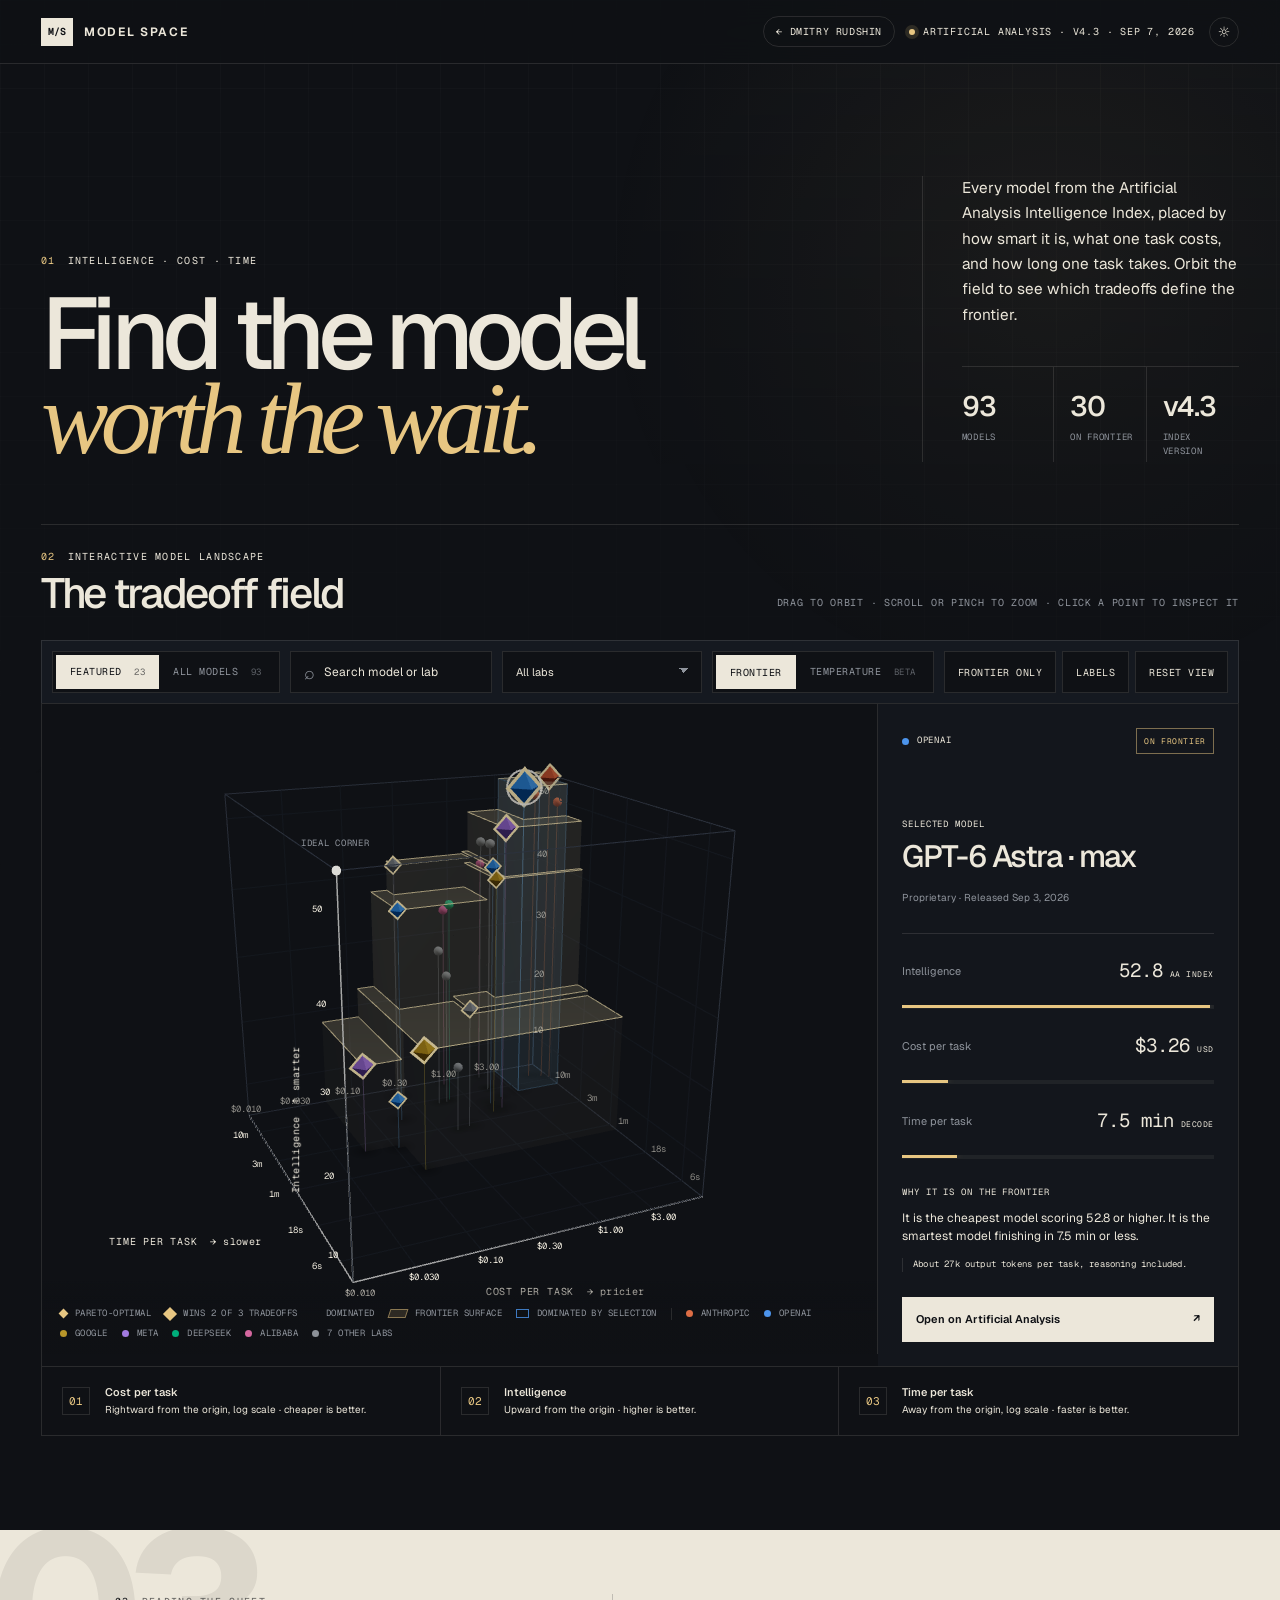
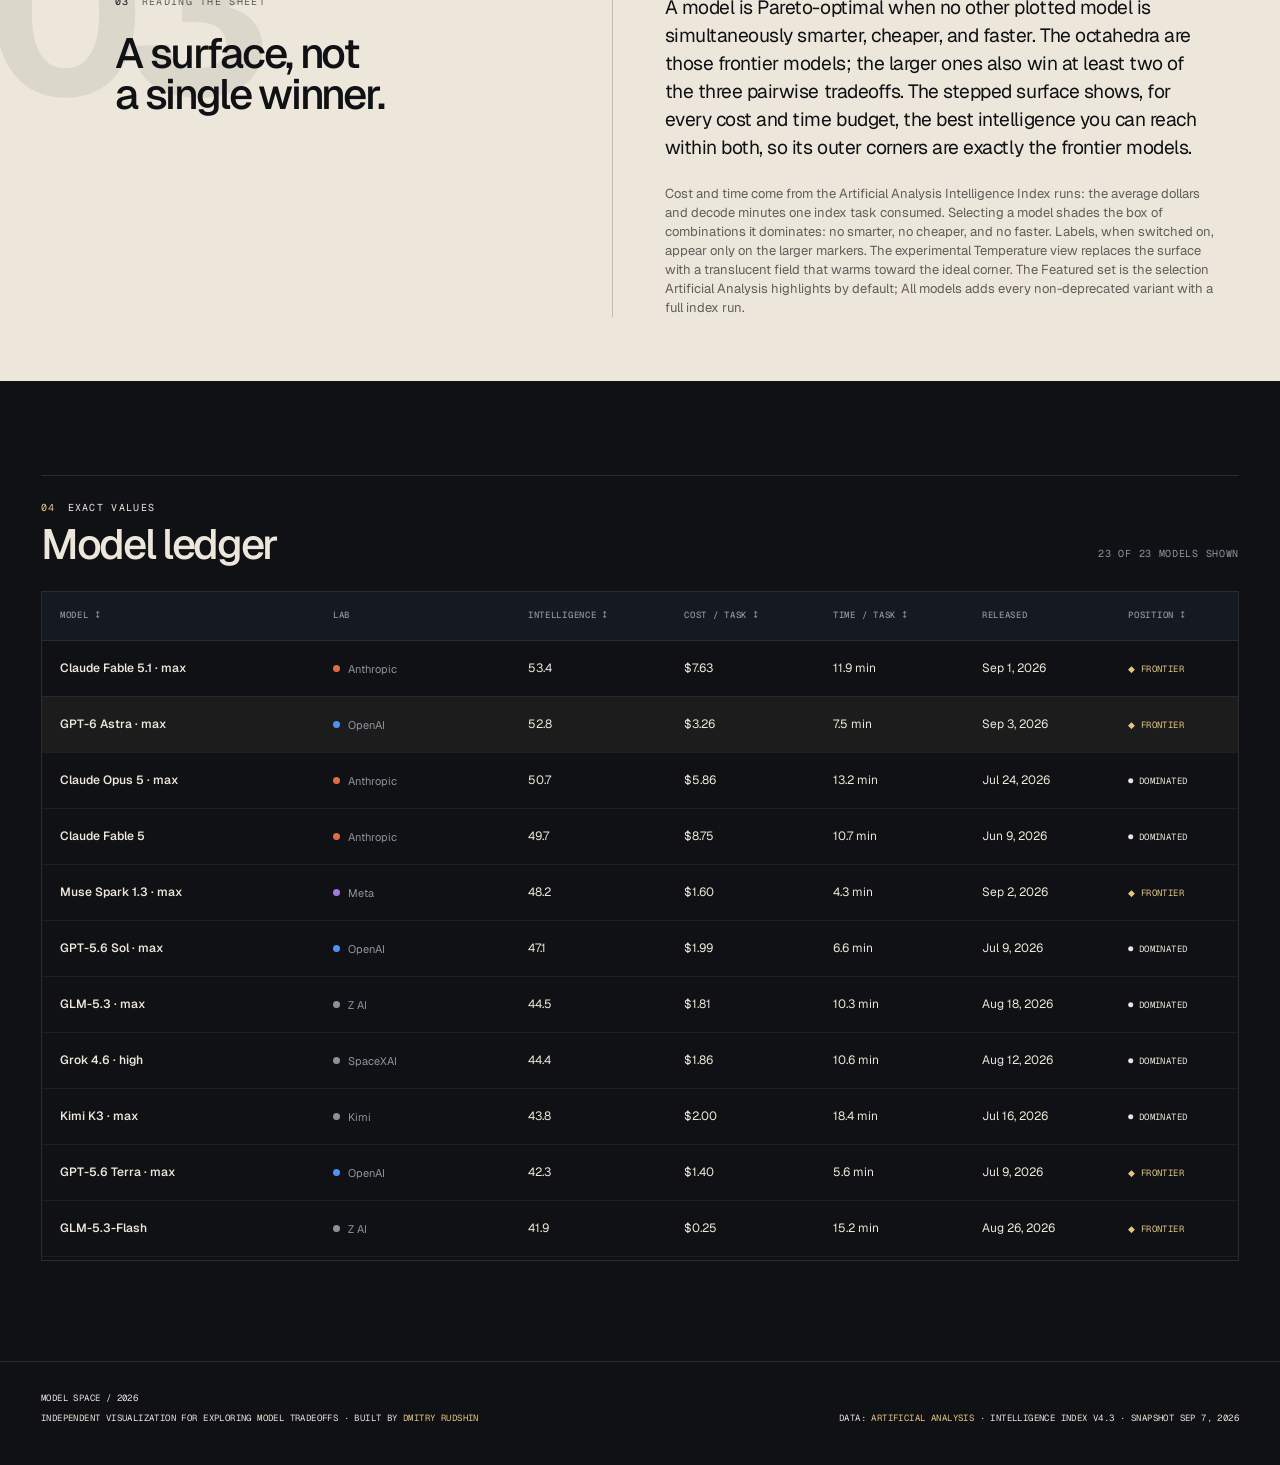
<file: model-space/index.html>
<!doctype html>
<html lang="en">
  <head>
    <meta charset="UTF-8" />
    <meta name="viewport" content="width=device-width, initial-scale=1" />
    <title>Model Space · AI model tradeoffs in 3D</title>
    <meta
      name="description"
      content="Every Artificial Analysis Intelligence Index model placed by intelligence, cost per task, and time per task, with the Pareto frontier stretched between the best of them. By Dmitry Rudshin."
    />
    <meta name="author" content="Dmitry Rudshin" />
    <meta name="theme-color" content="#0f1115" />
    <link rel="canonical" href="https://dmitrygm1.github.io/model-space/" />
    <link rel="icon" href="/model-space/favicon.svg" type="image/svg+xml" />

    <meta property="og:type" content="website" />
    <meta property="og:site_name" content="Model Space" />
    <meta property="og:url" content="https://dmitrygm1.github.io/model-space/" />
    <meta property="og:title" content="Model Space · AI model tradeoffs in 3D" />
    <meta
      property="og:description"
      content="Every Artificial Analysis Intelligence Index model placed by intelligence, cost per task, and time per task, with the Pareto frontier stretched between the best of them."
    />
    <meta property="og:image" content="https://dmitrygm1.github.io/model-space/og.png" />
    <meta property="og:image:width" content="1672" />
    <meta property="og:image:height" content="941" />
    <meta property="og:image:alt" content="Model Space 3D Pareto sheet" />
    <meta name="twitter:card" content="summary_large_image" />
    <meta name="twitter:title" content="Model Space · AI model tradeoffs in 3D" />
    <meta name="twitter:image" content="https://dmitrygm1.github.io/model-space/og.png" />

    <link rel="preconnect" href="https://fonts.googleapis.com" />
    <link rel="preconnect" href="https://fonts.gstatic.com" crossorigin />
    <link
      rel="stylesheet"
      href="https://fonts.googleapis.com/css2?family=Geist:wght@300..800&family=Geist+Mono:wght@400..600&display=swap"
    />

    <!-- Applies the theme before paint so there is no flash. Dark is the default. -->
    <script>
      var t = null;
      try {
        t = new URLSearchParams(location.search).get("theme") || localStorage.getItem("dr-theme");
      } catch (e) {}
      if (t !== "light") document.documentElement.dataset.theme = "dark";
    </script>
    <script type="module" crossorigin src="/assets/modelSpace-D21FWQQv.js"></script>
    <link rel="modulepreload" crossorigin href="/assets/pareto-D0q48_XX.js">
    <link rel="stylesheet" crossorigin href="/assets/modelSpace-CUHUVBnx.css">
  </head>
  <body>
    <div id="root"></div>
    <noscript>
      <p style="padding: 24px; font-family: system-ui, sans-serif">
        Model Space is an interactive 3D visualization and needs JavaScript.
        <a href="/">Back to Dmitry Rudshin's homepage</a>.
      </p>
    </noscript>
  </body>
</html>
</file>
<file: assets/home-Bxad3C81.css>
:root{--lightningcss-light:initial;--lightningcss-dark: ;color-scheme:light;--bg:#f4f2ec;--bg-2:#eeebe3;--surface:#fbfaf6;--ink:#111214;--ink-2:#3a3e45;--ink-3:#676c75;--ink-4:#9a9ea5;--line:#1112141f;--line-2:#11121411;--accent:#4a6a00;--accent-fill:#cdee45;--accent-ink:#111214;--dot:#11121412;--shadow:0 1px 0 #1112140a, 0 24px 48px -32px #11121452;--f-bg:#0f1012;--f-ink:#eceae3;--f-ink-2:#eceae3b3;--f-ink-3:#eceae37a;--f-line:#eceae324;--f-accent:#d2f04f;--font-sans:"Geist", "Inter", system-ui, -apple-system, "Segoe UI", Roboto, Arial, sans-serif;--font-mono:"Geist Mono", ui-monospace, "SFMono-Regular", "Cascadia Mono", Consolas, monospace;--font-serif:"Instrument Serif", "Iowan Old Style", "Palatino Linotype", Georgia, serif;--gutter:clamp(20px, 4vw, 56px);--max:1240px;--radius:16px;--header-h:64px;--ease:cubic-bezier(.2, .7, .1, 1)}:root[data-theme=dark]{--lightningcss-light: ;--lightningcss-dark:initial;color-scheme:dark;--bg:#0b0c0e;--bg-2:#0f1013;--surface:#121418;--ink:#ecebe5;--ink-2:#c4c5c8;--ink-3:#8e929a;--ink-4:#60646c;--line:#ecebe51f;--line-2:#ecebe50f;--accent:#d2f04f;--accent-fill:#d2f04f;--accent-ink:#0b0c0e;--dot:#ecebe50f;--shadow:0 1px 0 #0000004d, 0 24px 48px -28px #000c;--f-bg:#141619}*,:before,:after{box-sizing:border-box}html{background:var(--bg);scroll-behavior:smooth;scroll-padding-top:calc(var(--header-h) + 12px);-webkit-text-size-adjust:100%}body{background:var(--bg);color:var(--ink);font-family:var(--font-sans);text-rendering:optimizelegibility;-webkit-font-smoothing:antialiased;-moz-osx-font-smoothing:grayscale;margin:0;font-size:16px;line-height:1.6;transition:background-color .3s,color .3s}img,svg,canvas{max-width:100%;display:block}a{color:inherit}button{font:inherit;color:inherit}p,h1,h2,h3,dl,dd,ol,ul,figure{margin:0}ul,ol{padding:0;list-style:none}strong{font-weight:600}::selection{background:var(--accent-fill);color:var(--accent-ink)}:focus-visible{outline:2px solid var(--accent);outline-offset:3px;border-radius:6px}.mono{font-family:var(--font-mono);letter-spacing:.06em;text-transform:uppercase;font-size:11px}.container{width:100%;max-width:calc(var(--max) + var(--gutter) * 2);padding-inline:var(--gutter);margin-inline:auto}.skip-link{z-index:100;background:var(--ink);color:var(--bg);border-radius:10px;padding:10px 14px;font-size:14px;text-decoration:none;position:absolute;top:-60px;left:12px}.skip-link:focus{top:12px}.site-header{z-index:50;height:var(--header-h);background:color-mix(in srgb, var(--bg) 80%, transparent);-webkit-backdrop-filter:saturate(1.4)blur(16px);border-bottom:1px solid #0000;transition:border-color .2s,background-color .3s;position:sticky;top:0}.site-header[data-scrolled=true]{border-bottom-color:var(--line)}.header-inner{height:100%;max-width:calc(var(--max) + var(--gutter) * 2);padding-inline:var(--gutter);justify-content:space-between;align-items:center;gap:24px;margin-inline:auto;display:flex}.brand{letter-spacing:-.01em;align-items:center;gap:12px;font-size:15px;font-weight:560;text-decoration:none;display:inline-flex}.brand-mark{width:36px;height:36px;transition:transform .32s var(--ease), filter .32s ease;border-radius:10px;flex:none;display:block;box-shadow:0 6px 18px -8px #32cd3299}.brand:hover .brand-mark{filter:saturate(1.15);transform:rotate(-6deg)scale(1.04)}.site-nav{align-items:center;gap:4px;display:flex}.site-nav a{color:var(--ink-3);border-radius:999px;padding:8px 12px;font-size:14px;text-decoration:none;transition:color .16s,background-color .16s;position:relative}.site-nav a:hover{color:var(--ink);background:var(--line-2)}.site-nav a[aria-current=true]{color:var(--ink)}.site-nav a[aria-current=true]:after{content:"";background:var(--accent);border-radius:50%;width:4px;height:4px;margin-left:-2px;position:absolute;bottom:2px;left:50%}.header-actions{align-items:center;gap:8px;display:flex}.icon-button{border:1px solid var(--line);width:38px;height:38px;color:var(--ink-2);cursor:pointer;background:0 0;border-radius:999px;place-items:center;padding:0;transition:border-color .16s,color .16s,transform .16s;display:inline-grid}.icon-button:hover{border-color:var(--ink-3);color:var(--ink)}.icon-button:active{transform:scale(.94)}.theme-toggle svg{fill:none;stroke:currentColor;stroke-width:1.6px;stroke-linecap:round;width:17px;height:17px}.theme-toggle .icon-moon,:root[data-theme=dark] .theme-toggle .icon-sun{display:none}:root[data-theme=dark] .theme-toggle .icon-moon{display:block}.menu-toggle{grid-auto-flow:row;align-content:center;gap:5px;display:none}.menu-toggle span{width:16px;height:1.5px;transition:transform .22s var(--ease);background:currentColor;border-radius:2px;display:block}.menu-toggle[aria-expanded=true] span:first-child{transform:translateY(3.25px)rotate(45deg)}.menu-toggle[aria-expanded=true] span:last-child{transform:translateY(-3.25px)rotate(-45deg)}.button{white-space:nowrap;cursor:pointer;min-height:46px;transition:transform .2s var(--ease), background-color .2s ease, border-color .2s ease, color .2s ease;border:1px solid #0000;border-radius:999px;align-items:center;gap:10px;padding:0 20px;font-size:14.5px;font-weight:520;text-decoration:none;display:inline-flex}.button svg{fill:none;stroke:currentColor;stroke-width:1.7px;stroke-linecap:round;stroke-linejoin:round;width:15px;height:15px;transition:transform .22s var(--ease)}.button:hover{transform:translateY(-1px)}.button:hover svg{transform:translate(2px,-2px)}.button-primary{background:var(--ink);color:var(--bg)}.button-primary:hover svg{transform:translateY(2px)}.button-ghost{border-color:var(--line);color:var(--ink)}.button-ghost:hover{border-color:var(--ink-3)}.button-accent{background:var(--f-accent);color:#0b0c0e}.button-accent:hover{background:#e0f77a}.text-link{color:var(--ink);text-decoration:underline;-webkit-text-decoration-color:var(--accent);text-decoration-color:var(--accent);text-underline-offset:3px;text-decoration-thickness:1.5px}.hero{padding-block:clamp(40px,6vw,88px) clamp(48px,5vw,72px);position:relative;overflow:clip}.hero+.section{border-top:1px solid var(--line-2)}.hero:before{content:"";background-image:radial-gradient(var(--dot) 1px, transparent 1.2px);pointer-events:none;background-size:22px 22px;position:absolute;inset:0;-webkit-mask-image:radial-gradient(80% 70% at 70% 30%,#000 20%,#0000 75%);mask-image:radial-gradient(80% 70% at 70% 30%,#000 20%,#0000 75%)}.hero-grid{grid-template-columns:minmax(0,1.1fr) minmax(0,.9fr);align-items:center;gap:clamp(32px,5vw,80px);display:grid;position:relative}.hero-kicker{border:1px solid var(--line);background:color-mix(in srgb, var(--surface) 70%, transparent);color:var(--ink-2);font-family:var(--font-mono);letter-spacing:.06em;text-transform:uppercase;border-radius:999px;flex-wrap:wrap;align-items:center;gap:10px;padding:7px 14px 7px 12px;font-size:11px;display:inline-flex}.hero-kicker .sep{color:var(--ink-4)}.pulse{background:var(--accent-fill);width:8px;height:8px;box-shadow:0 0 0 1px color-mix(in srgb, var(--accent) 40%, transparent);border-radius:50%;position:relative}.pulse:after{content:"";border:1px solid var(--accent);opacity:0;animation:pulse 2.4s var(--ease) infinite;border-radius:50%;position:absolute;inset:-4px}@keyframes pulse{0%{opacity:.8;transform:scale(.5)}to{opacity:0;transform:scale(1.6)}}.hero-title{font-family:var(--font-serif);letter-spacing:-.02em;margin-top:26px;font-size:clamp(2.75rem,4.6vw,4rem);font-weight:400;line-height:1}.hero-title em{font-style:italic}.hero-lede{max-width:40ch;color:var(--ink-2);letter-spacing:-.01em;margin-top:18px;font-size:clamp(1.1rem,1.4vw,1.25rem);line-height:1.55}.hero-actions{flex-wrap:wrap;gap:10px;margin-top:30px;display:flex}.hero-links{flex-wrap:wrap;gap:6px 22px;margin-top:26px;display:flex}.hero-links a{color:var(--ink-3);align-items:center;gap:8px;font-size:14px;text-decoration:none;transition:color .16s;display:inline-flex}.hero-links a:hover{color:var(--ink)}.hero-links svg{fill:currentColor;width:16px;height:16px}.hero-links svg.stroke{fill:none;stroke:currentColor;stroke-width:1.6px;stroke-linejoin:round}.hero-index li+li{border-top:1px solid var(--line-2)}.hero-index a{grid-template-columns:74px minmax(0,1fr) auto;align-items:baseline;gap:14px;padding-block:13px;font-size:15px;line-height:1.45;text-decoration:none;display:grid}.hero-index li:first-child a{padding-top:2px}.hero-index li:last-child a{padding-bottom:0}.hero-index .mono{color:var(--ink-3);font-size:10.5px}.hero-index .arrow{color:var(--ink-4);transition:color .16s ease, transform .22s var(--ease);font-size:13px}.hero-index a:hover .arrow{color:var(--accent);transform:translateY(2px)}.hero-index a:hover span:nth-child(2){text-decoration:underline;-webkit-text-decoration-color:var(--accent);text-decoration-color:var(--accent);text-underline-offset:3px;text-decoration-thickness:1.5px}.cloud-figure figcaption{color:var(--ink-4);text-align:center;margin-top:12px;font-size:12.5px}.viewport{cursor:grab;-webkit-user-select:none;user-select:none;aspect-ratio:1/1.02;border:1px solid var(--line);background:radial-gradient(circle at 30% 26%, #ff2fa00d, transparent 54%), radial-gradient(circle at 74% 70%, #0d94880f, transparent 54%), radial-gradient(circle at 52% 52%, #32cd320d, transparent 62%), color-mix(in srgb, var(--surface) 78%, transparent);touch-action:pan-y;border-radius:22px;max-width:100%;position:relative;overflow:hidden}:root[data-theme=dark] .viewport{background:radial-gradient(circle at 30% 26%, #ff2fa026, transparent 54%), radial-gradient(circle at 74% 70%, #22d3ee26, transparent 54%), radial-gradient(circle at 52% 52%, #32cd321a, transparent 62%), color-mix(in srgb, var(--surface) 72%, transparent)}.viewport.is-dragging{cursor:grabbing}.viewport canvas{width:100%;height:100%;position:absolute;inset:0}.corner{border-color:var(--accent);opacity:.9;border-style:solid;border-width:0;width:14px;height:14px;position:absolute}.corner.tl{border-top-width:1.5px;border-left-width:1.5px;top:14px;left:14px}.corner.tr{border-top-width:1.5px;border-right-width:1.5px;top:14px;right:14px}.corner.bl{border-bottom-width:1.5px;border-left-width:1.5px;bottom:14px;left:14px}.corner.br{border-bottom-width:1.5px;border-right-width:1.5px;bottom:14px;right:14px}.viewport-hud{color:var(--ink-3);font-family:var(--font-mono);letter-spacing:.08em;text-transform:uppercase;pointer-events:none;justify-content:space-between;gap:12px;font-size:10px;display:flex;position:absolute;left:38px;right:38px}.viewport-hud.bottom{bottom:12px}.viewport-hud b{color:var(--ink);font-variant-numeric:tabular-nums;font-weight:500}.section{padding-block:clamp(72px,9vw,124px)}.section+.section{border-top:1px solid var(--line-2)}.section-grid{grid-template-columns:minmax(170px,1fr) minmax(0,3.3fr);gap:clamp(28px,5vw,80px);display:grid}.section-grid-head{align-items:end;margin-bottom:clamp(36px,5vw,60px)}.section-label{top:calc(var(--header-h) + 28px);align-self:start;position:sticky}.section-grid-head .section-label{position:static}.section-index{color:var(--accent);font-family:var(--font-mono);letter-spacing:.08em;font-size:12px;display:inline-block}.section-label h2{font-family:var(--font-serif);letter-spacing:-.02em;margin-top:6px;font-size:clamp(2.4rem,3.6vw,3.2rem);font-weight:400;line-height:1}.section-intro{max-width:58ch;color:var(--ink-2);font-size:1.08rem}.section-body{min-width:0}.about-intro{max-width:64ch;color:var(--ink-2);gap:22px;font-size:1.06rem;display:grid}.about-lead{grid-template-columns:minmax(0,1fr) clamp(160px,18vw,240px);align-items:start;gap:clamp(28px,4vw,56px);display:grid}.portrait{margin:0;position:relative}.portrait img{aspect-ratio:1;object-fit:cover;background:var(--bg-2);filter:saturate(.96);border-radius:18px;width:100%;height:auto}.portrait:after{content:"";box-shadow:inset 0 0 0 1px var(--line);pointer-events:none;border-radius:18px;position:absolute;inset:0}.big-text{color:var(--ink);letter-spacing:-.015em;font-size:clamp(1.2rem,1.6vw,1.4rem);line-height:1.45}.big-text strong{font-weight:560}.about-columns{grid-template-columns:minmax(0,1.35fr) minmax(0,1fr);gap:20px;margin-top:clamp(40px,5vw,64px);display:grid}.panel{border:1px solid var(--line);border-radius:var(--radius);background:var(--surface);padding:26px 26px 24px}.panel-title{color:var(--ink-3);font-family:var(--font-mono);letter-spacing:.08em;text-transform:uppercase;margin-bottom:14px;font-size:11px;font-weight:500}.edu-list li{border-top:1px solid var(--line-2);padding-block:16px}.edu-list li:first-child{border-top:0;padding-top:4px}.edu-head{flex-wrap:wrap;justify-content:space-between;align-items:baseline;gap:4px 16px;display:flex}.edu-head strong{font-size:1.02rem}.edu-head .mono{color:var(--ink-3);font-size:10.5px}.edu-list p{color:var(--ink-3);margin-top:4px;font-size:14.5px;line-height:1.5}.lang-list li{border-top:1px solid var(--line-2);grid-template-columns:1fr auto 92px;align-items:center;gap:14px;padding-block:10px;font-size:15px;display:grid}.lang-list li:first-child{border-top:0;padding-top:2px}.lang-list em{color:var(--ink-3);font-family:var(--font-mono);letter-spacing:.06em;text-align:right;text-transform:uppercase;font-size:10.5px;font-style:normal}.level{gap:4px;display:inline-flex}.level i{background:var(--line);border-radius:3px;width:18px;height:6px}.level[data-level="1"] i:nth-child(-n+1),.level[data-level="2"] i:nth-child(-n+2),.level[data-level="3"] i:nth-child(-n+3){background:var(--accent)}.panel-note{border-top:1px solid var(--line-2);color:var(--ink-3);margin-top:16px;padding-top:14px;font-size:13.5px}.timeline{display:grid}.role{border-top:1px solid var(--line);grid-template-columns:minmax(150px,.34fr) minmax(0,1fr);gap:20px clamp(20px,4vw,56px);padding-block:36px;display:grid}.role:first-child{border-top:0;padding-top:0}.role-meta{align-content:start;gap:6px;display:grid}.role-meta .mono{color:var(--ink)}.role-place{color:var(--ink-3);font-size:14px}.role-body h3{font-family:var(--font-serif);letter-spacing:-.015em;font-size:clamp(1.8rem,2.6vw,2.35rem);font-weight:400;line-height:1.05}.role-org{color:var(--accent);margin-top:6px;font-weight:520}.role-body>ul:not(.tags){max-width:68ch;color:var(--ink-2);gap:10px;margin-top:18px;display:grid}.role-body>ul:not(.tags) li{padding-left:22px;position:relative}.role-body>ul:not(.tags) li:before{content:"";background:var(--ink-4);width:10px;height:1.5px;position:absolute;top:.8em;left:0}.role-body .tags{margin-top:20px}.tags{flex-wrap:wrap;gap:6px;display:flex}.tags li{border:1px solid var(--line);color:var(--ink-2);font-family:var(--font-mono);letter-spacing:.02em;border-radius:999px;padding:3px 10px;font-size:11px;line-height:1.6}.tags-lg li{background:var(--surface);padding:6px 14px;font-size:12.5px}.project-grid{grid-template-columns:repeat(2,minmax(0,1fr));gap:20px;display:grid}.project{border:1px solid var(--line);background:var(--surface);transition:transform .32s var(--ease), box-shadow .32s var(--ease), border-color .2s ease;border-radius:20px;flex-direction:column;display:flex;overflow:hidden}.project:hover{border-color:color-mix(in srgb, var(--ink) 22%, transparent);box-shadow:var(--shadow);transform:translateY(-4px)}.project-art{aspect-ratio:400/240;border-bottom:1px solid var(--line);background-color:var(--bg-2);background-image:radial-gradient(var(--dot) 1px, transparent 1.2px);color:var(--ink-3);background-size:16px 16px;position:relative;overflow:hidden}.project-art svg{width:100%;height:100%}.project-body{flex-direction:column;flex:1;gap:14px;padding:26px 26px 24px;display:flex}.project-meta{color:var(--ink-3);font-family:var(--font-mono);letter-spacing:.07em;text-transform:uppercase;flex-wrap:wrap;justify-content:space-between;gap:4px 16px;font-size:10.5px;display:flex}.project-meta span:first-child{color:var(--accent)}.project h3{font-family:var(--font-serif);letter-spacing:-.015em;font-size:clamp(1.75rem,2.4vw,2.2rem);font-weight:400;line-height:1.05}.project-body>p:not(.project-meta){color:var(--ink-2);font-size:15.5px;line-height:1.6}.project-stats{border-top:1px solid var(--line-2);border-bottom:1px solid var(--line-2);grid-template-columns:repeat(3,minmax(0,1fr));display:grid}.project-stats>div{flex-direction:column-reverse;justify-content:flex-end;gap:2px;padding:12px 12px 12px 0;display:flex}.project-stats>div+div{border-left:1px solid var(--line-2);padding-left:14px}.project-stats dd{letter-spacing:-.01em;font-variant-numeric:tabular-nums;font-size:1.05rem;font-weight:560}.project-stats dt{color:var(--ink-3);font-size:12px}.project-links{flex-wrap:wrap;gap:8px 20px;margin-top:auto;padding-top:6px;display:flex}.project-links a{color:var(--ink);text-decoration:underline;-webkit-text-decoration-color:var(--accent);text-decoration-color:var(--accent);text-underline-offset:4px;font-size:14.5px;font-weight:520;text-decoration-thickness:1.5px;transition:text-decoration-color .16s}.project-links a:hover{-webkit-text-decoration-color:var(--ink);text-decoration-color:var(--ink)}.project .tags+.project-links{margin-top:auto}.more-link{justify-content:center;margin-top:40px;display:flex}.project-media{aspect-ratio:400/240;border-bottom:1px solid var(--line);background:var(--bg-2);margin:0;position:relative;overflow:hidden}.project-media img,.project-media video{object-fit:cover;width:100%;height:100%;transition:transform .9s var(--ease)}.project:hover .project-media img,.project:hover .project-media video{transform:scale(1.025)}.media-tag{z-index:1;color:#f4f2ec;font-family:var(--font-mono);letter-spacing:.06em;text-transform:uppercase;-webkit-backdrop-filter:blur(6px);background:#0b0c0eb8;border-radius:999px;padding:4px 9px;font-size:10px;position:absolute;bottom:12px;left:12px}.media-tag.accent{background:var(--accent-fill);color:#0b0c0e}.project-featured{grid-column:1/-1}.project-featured .project-media{aspect-ratio:1440/544;background:#0f1012}.project-featured:hover .project-media video{transform:none}.project-featured .project-body{grid-template-columns:minmax(0,1.35fr) minmax(0,1fr);gap:18px clamp(28px,4vw,56px);padding:30px 32px;display:grid}.featured-main,.featured-side{flex-direction:column;gap:14px;display:flex}.featured-main>p:not(.project-meta){color:var(--ink-2);font-size:15.5px;line-height:1.6}.featured-main h3{font-size:clamp(2rem,3vw,2.7rem)}.featured-side{justify-content:flex-end}.media-tag.tag-left,.media-tag.tag-right{top:14px;bottom:auto}.media-tag.tag-left{left:14px}.media-tag.tag-top-right{inset:12px 12px auto auto}.media-tag.tag-right{left:calc(50% + 14px)}.media-divider{background:var(--surface);width:3px;margin-left:-1.5px;position:absolute;top:0;bottom:0;left:50%}.media-toggle{z-index:2;color:#f4f2ec;cursor:pointer;-webkit-backdrop-filter:blur(6px);background:#0b0c0eb8;border:0;border-radius:50%;place-items:center;width:34px;height:34px;padding:0;transition:transform .16s,background-color .16s;display:inline-grid;position:absolute;bottom:14px;right:14px}.media-toggle:hover{background:#0b0c0ee6;transform:scale(1.06)}.media-toggle svg{fill:currentColor;stroke:currentColor;stroke-width:2px;stroke-linecap:round;stroke-linejoin:round;width:14px;height:14px}.media-toggle .icon-play,.media-toggle[data-paused=true] .icon-pause{display:none}.media-toggle[data-paused=true] .icon-play{display:block}.project-row{grid-column:1/-1;grid-template-columns:minmax(0,.8fr) minmax(0,1.2fr);display:grid}.project-row .project-art{aspect-ratio:auto;border-bottom:0;border-right:1px solid var(--line);height:100%;min-height:240px}.project-row .project-art svg{position:absolute;inset:0}.project-row .project-body{justify-content:center;padding:30px 32px}.sr-only{clip:rect(0, 0, 0, 0);white-space:nowrap;border:0;width:1px;height:1px;margin:-1px;padding:0;position:absolute;overflow:hidden}.art{fill:none;stroke:currentColor;stroke-width:1.4px;stroke-linecap:round;stroke-linejoin:round}.art text{fill:var(--ink-3);stroke:none;font-family:var(--font-mono);letter-spacing:.02em;font-size:11px}.art .accent,.art text.accent{fill:var(--accent)}.art-memory .stack rect{fill:var(--surface);stroke:var(--line)}.art-memory .stack rect.hot{stroke:var(--accent)}.art-memory .link{stroke:var(--ink-4);stroke-dasharray:3 5}.art-memory .bubbles .a{fill:var(--accent-fill);stroke:#0000}.art-memory .bubbles .q{fill:var(--surface);stroke:var(--line)}.art-memory .bubbles text{fill:var(--accent-ink)}.art-memory .bubbles text.reply{fill:var(--ink-2)}.art .labels-text{fill:var(--ink-4)}.feature{background:var(--f-bg);color:var(--f-ink);isolation:isolate;border-radius:clamp(20px,3vw,36px);margin-inline:clamp(8px,1.6vw,20px);padding-block:clamp(72px,10vw,136px);position:relative;overflow:hidden}.feature:before{content:"";z-index:-1;background:radial-gradient(55% 60% at 78% 40%,#d2f04f1a,#0000 70%),radial-gradient(40% 50% at 10% 100%,#4c94ec1a,#0000 70%);position:absolute;inset:0}.feature:after{content:"";z-index:-1;background-image:linear-gradient(var(--f-line) 1px, transparent 1px), linear-gradient(90deg, var(--f-line) 1px, transparent 1px);opacity:.28;background-size:64px 64px;position:absolute;inset:0;-webkit-mask-image:radial-gradient(70% 70% at 60% 40%,#000,#0000 80%);mask-image:radial-gradient(70% 70% at 60% 40%,#000,#0000 80%)}.feature ::selection{background:var(--f-accent);color:#0b0c0e}.feature :focus-visible{outline-color:var(--f-accent)}.feature-grid{grid-template-columns:minmax(0,.9fr) minmax(0,1.1fr);align-items:center;gap:clamp(40px,6vw,88px);display:grid}.feature-kicker{color:var(--f-ink-2);font-family:var(--font-mono);letter-spacing:.08em;text-transform:uppercase;align-items:center;gap:12px;font-size:11px;display:flex}.feature .section-index{color:var(--f-accent)}.feature-title{font-family:var(--font-serif);letter-spacing:-.025em;margin-top:14px;font-size:clamp(3.6rem,7.4vw,6.6rem);font-weight:400;line-height:.92}.feature-lede{max-width:46ch;color:var(--f-ink-2);margin-top:22px;font-size:1.1rem}.feature-lede strong{color:var(--f-ink);font-weight:540}.feature-stats{border-top:1px solid var(--f-line);border-bottom:1px solid var(--f-line);grid-template-columns:repeat(3,minmax(0,1fr));margin-top:30px;display:grid}.feature-stats>div{gap:2px;padding:16px 12px 16px 0;display:grid}.feature-stats>div+div{border-left:1px solid var(--f-line);padding-left:18px}.feature-stats dd{color:var(--f-accent);font-family:var(--font-serif);font-size:clamp(2.2rem,3.4vw,3rem);line-height:1}.feature-stats dt{color:var(--f-ink-3);font-size:13px}.feature-list{color:var(--f-ink-2);gap:12px;margin-top:26px;font-size:14.5px;line-height:1.55;display:grid}.feature-list li{padding-left:22px;position:relative}.feature-list li:before{content:"";border:1.5px solid var(--f-accent);width:8px;height:8px;position:absolute;top:.55em;left:2px;transform:rotate(45deg)}.feature-list strong{color:var(--f-ink);font-weight:540}.feature-actions{flex-wrap:wrap;align-items:center;gap:14px 22px;margin-top:34px;display:flex}.feature-foot{color:var(--f-ink-3);font-size:10.5px}.feature-shot{color:inherit;perspective:1800px;text-decoration:none;display:block;position:relative}.browser{border:1px solid var(--f-line);transform-origin:30%;transition:transform .7s var(--ease), box-shadow .7s var(--ease);background:#1a1c20;border-radius:14px;overflow:hidden;transform:rotateY(-9deg)rotateX(3deg);box-shadow:0 0 0 1px #0006,0 40px 80px -30px #000000e6,0 0 120px -40px #d2f04f40}.feature-shot:hover .browser,.feature-shot:focus-visible .browser{transform:none}.browser-bar{background:#202227;border-bottom:1px solid #ffffff14;align-items:center;gap:6px;height:34px;padding:0 14px;display:flex}.browser-bar i{background:#ffffff2e;border-radius:50%;width:9px;height:9px}.browser-bar span{color:#ffffff80;font-family:var(--font-mono);text-align:center;flex:1;margin-right:30px;font-size:10.5px}.browser img{aspect-ratio:16/10;object-fit:cover;object-position:top;background:#f7f5f0;width:100%;height:auto}.shot-dark,:root[data-theme=dark] .shot-light{display:none}:root[data-theme=dark] .shot-dark{background:#0f1115;display:block}.shot-cta{background:var(--f-accent);color:#0b0c0e;font-family:var(--font-mono);letter-spacing:.04em;text-transform:uppercase;transition:transform .3s var(--ease);border-radius:999px;padding:8px 14px;font-size:11px;position:absolute;bottom:-14px;right:18px}.feature-shot:hover .shot-cta{transform:translateY(-4px)}.feature-tags{margin-top:clamp(40px,5vw,64px)}.feature-tags li{border-color:var(--f-line);color:var(--f-ink-2)}.moments-grid{grid-template-columns:repeat(12,minmax(0,1fr));gap:18px;display:grid}.moment{border:1px solid var(--line);background:var(--surface);transition:border-color .2s ease, box-shadow .32s var(--ease);border-radius:20px;flex-direction:column;grid-column:span 4;margin:0;display:flex;position:relative;overflow:hidden}.moment:hover{border-color:color-mix(in srgb, var(--ink) 22%, transparent);box-shadow:var(--shadow)}.moment.wide{grid-column:span 8}.moment.half{grid-column:span 6}.moment-img{aspect-ratio:var(--ratio,4 / 5);border-bottom:1px solid var(--line);background:var(--bg-2);flex:none;position:relative;overflow:hidden}.moment-img img{object-fit:cover;object-position:var(--focus,50% 50%);width:100%;height:100%;transition:transform .9s var(--ease);position:absolute;inset:0}.moment:hover .moment-img img{transform:scale(1.025)}.moment figcaption{flex:1;align-content:start;gap:5px;padding:16px 20px 20px;display:grid}.moment figcaption strong{font-family:var(--font-serif);letter-spacing:-.01em;font-size:1.55rem;font-weight:400;line-height:1.1}.moment figcaption span:not(.mono){color:var(--ink-3);font-size:14px;line-height:1.5}.moment figcaption .mono{color:var(--accent);font-size:10px}.moment-note{background:radial-gradient(circle at 80% 20%, color-mix(in srgb, var(--accent-fill) 22%, transparent), transparent 60%), var(--surface);justify-content:center;align-items:flex-start;gap:16px;padding:28px}.moment-note .mono{color:var(--accent)}.moment-note-text{font-family:var(--font-serif);letter-spacing:-.01em;font-size:clamp(1.6rem,2.4vw,2.1rem);line-height:1.12}.publication{border:1px solid var(--line);background:var(--surface);border-radius:20px;padding:clamp(24px,3.4vw,40px);position:relative}.publication:before{content:"";background:var(--accent-fill);border-radius:0 3px 3px 0;width:3px;position:absolute;top:28px;bottom:28px;left:-1px}.pub-venue{color:var(--accent);font-size:10.5px;line-height:1.6}.publication h3{font-family:var(--font-serif);letter-spacing:-.012em;margin-top:12px;font-size:clamp(1.6rem,2.6vw,2.25rem);font-weight:400;line-height:1.12}.publication h3 a{background-image:linear-gradient(var(--accent), var(--accent));transition:background-size .5s var(--ease);background-position:0 92%;background-repeat:no-repeat;background-size:0% 1.5px;text-decoration:none}.publication h3 a:hover{background-size:100% 1.5px}.pub-authors{color:var(--ink-2);margin-top:16px}.pub-authors strong{color:var(--ink);font-weight:600}.pub-where{color:var(--ink-3);margin-top:2px;font-size:14.5px}.pub-actions{flex-wrap:wrap;gap:8px;margin-top:22px;display:flex}.chip-link{border:1px solid var(--line);min-height:34px;color:var(--ink);font-family:var(--font-mono);letter-spacing:.04em;cursor:pointer;background:0 0;border-radius:999px;align-items:center;padding:0 14px;font-size:11.5px;text-decoration:none;transition:border-color .16s,background-color .16s;display:inline-flex}.chip-link:hover,.chip-link[aria-expanded=true]{border-color:var(--ink-3);background:var(--line-2)}.bibtex{border:1px solid var(--line);background:var(--bg-2);border-radius:12px;margin-top:16px;position:relative}.bibtex pre{color:var(--ink-2);font-family:var(--font-mono);margin:0;padding:18px 20px;font-size:12px;line-height:1.65;overflow-x:auto}.copy-button{border:1px solid var(--line);background:var(--surface);min-height:30px;color:var(--ink-2);font-family:var(--font-mono);letter-spacing:.04em;cursor:pointer;border-radius:999px;padding:0 12px;font-size:11px;transition:border-color .16s,color .16s}.copy-button:hover{border-color:var(--ink-3);color:var(--ink)}.bibtex .copy-button{position:absolute;top:10px;right:10px}.pub-layout{grid-template-columns:minmax(0,1fr) clamp(180px,22vw,260px);align-items:stretch;gap:20px;display:grid}.pub-photo{border:1px solid var(--line);background:var(--bg-2);border-radius:20px;align-self:start;display:block;position:relative;overflow:hidden}.pub-photo img{aspect-ratio:3/4;object-fit:cover;width:100%;height:auto}.pub-figure{border:1px solid var(--line);background:#fbfaf7;border-radius:14px;margin:22px 0 0;padding:14px}.pub-figure img{width:100%;height:auto}.pub-figure figcaption{color:#676c75;text-align:center;margin-top:8px;font-size:12.5px}.toolbox{grid-template-columns:minmax(0,1fr) clamp(300px,28vw,380px);align-items:start;gap:clamp(28px,4vw,56px);display:grid}.skills-grid{gap:34px;display:grid}.skill-group h3{color:var(--ink-3);font-family:var(--font-mono);letter-spacing:.08em;text-transform:uppercase;margin-bottom:14px;font-size:11px;font-weight:500}.contact{border-top:1px solid var(--line-2);text-align:center;padding-block:clamp(96px,14vw,190px) clamp(80px,10vw,130px)}.contact-kicker{color:var(--ink-3);font-family:var(--font-mono);letter-spacing:.08em;text-transform:uppercase;gap:12px;font-size:11px;display:inline-flex}.contact-title{max-width:14ch;font-family:var(--font-serif);letter-spacing:-.025em;margin:18px auto 0;font-size:clamp(3rem,8.2vw,7.2rem);font-weight:400;line-height:.94}.contact-title em{font-style:italic}.contact-lede{max-width:48ch;color:var(--ink-2);margin:26px auto 0;font-size:1.1rem}.contact-row{flex-wrap:wrap;justify-content:center;align-items:center;gap:12px 16px;margin-top:40px;display:flex}.contact-email{font-family:var(--font-serif);text-decoration:underline;-webkit-text-decoration-color:var(--accent);text-decoration-color:var(--accent);text-underline-offset:8px;overflow-wrap:anywhere;font-size:clamp(1.6rem,4vw,2.8rem);line-height:1.2;text-decoration-thickness:2px;transition:text-decoration-color .16s}.contact-email:hover{-webkit-text-decoration-color:var(--ink);text-decoration-color:var(--ink)}.contact-links{flex-wrap:wrap;justify-content:center;gap:10px;margin-top:34px;display:flex}.contact-links a{border:1px solid var(--line);min-height:42px;transition:border-color .16s ease, transform .2s var(--ease);border-radius:999px;align-items:center;gap:6px;padding:0 18px;font-size:14.5px;text-decoration:none;display:inline-flex}.contact-links a:hover{border-color:var(--ink-3);transform:translateY(-1px)}.site-footer{border-top:1px solid var(--line);color:var(--ink-3);font-size:13.5px}.footer-inner{flex-wrap:wrap;justify-content:space-between;align-items:center;gap:10px 24px;padding-block:26px 30px;display:flex}.site-footer .mono{font-size:10.5px}.site-footer a{text-decoration:none}.site-footer a:hover{color:var(--ink)}.toast{z-index:60;background:var(--ink);color:var(--bg);opacity:0;pointer-events:none;transition:opacity .2s ease, transform .3s var(--ease);border-radius:999px;padding:10px 16px;font-size:14px;position:fixed;bottom:24px;left:50%;transform:translate(-50%,12px)}.toast[data-visible=true]{opacity:1;transform:translate(-50%)}.js .reveal{opacity:0;transition:opacity .8s var(--ease), transform .9s var(--ease);transition-delay:var(--reveal-delay,0s);transform:translateY(18px)}.js .reveal.is-in{opacity:1;transform:none}@media (max-width:1080px){.site-nav a{padding-inline:9px;font-size:13.5px}.about-columns{grid-template-columns:1fr}}@media (max-width:920px){.menu-toggle{display:inline-grid}.site-nav{top:calc(var(--header-h) - 1px);padding:8px var(--gutter) 18px;border-bottom:1px solid var(--line);background:var(--bg);opacity:0;visibility:hidden;transition:opacity .2s ease, transform .26s var(--ease), visibility 0s linear .26s;flex-direction:column;align-items:stretch;gap:0;position:absolute;left:0;right:0;transform:translateY(-8px);box-shadow:0 24px 40px -30px #0006}.site-nav[data-open=true]{opacity:1;visibility:visible;transition:opacity .2s ease, transform .26s var(--ease), visibility 0s;transform:none}.site-nav a{border-bottom:1px solid var(--line-2);border-radius:0;padding:14px 4px;font-size:17px}.site-nav a:last-child{border-bottom:0}.site-nav a:hover{background:0 0}.site-nav a[aria-current=true]:after{margin:-2px 0 0;inset:50% 6px auto auto}.hero-grid{grid-template-columns:1fr}.hero-panel{max-width:560px}.section-grid{grid-template-columns:1fr}.section-label{position:static}.project-grid,.feature-grid{grid-template-columns:1fr}.browser{transform:none}}@media (max-width:600px){:root{--header-h:58px}.brand-name{font-size:14px}.hero-title{font-size:clamp(2.5rem,12vw,3.2rem)}.hero-index a{grid-template-columns:66px minmax(0,1fr) auto;gap:12px;font-size:14.5px}.hero-kicker{border-radius:14px;row-gap:2px}.hero-kicker .sep{display:none}.hero-kicker>span:last-child{flex-basis:100%;padding-left:18px}.hero-actions .button{flex:auto;justify-content:center}.role{grid-template-columns:1fr;gap:10px}.project-body{padding:22px 20px 20px}.project-stats dd{font-size:.95rem}.project-stats dt{font-size:11px}.lang-list li{grid-template-columns:1fr auto 84px;gap:10px}.panel{padding:22px 18px 20px}.feature-stats>div+div{padding-left:12px}.shot-cta{right:12px}.footer-inner{flex-direction:column;align-items:flex-start}}@media (max-width:380px){.brand-name{display:none}}@media (max-width:920px){.moments-grid{grid-template-columns:1fr}.moment,.moment.wide,.moment.half{grid-column:auto}.moment .moment-img{aspect-ratio:16/10!important}.moment:first-child .moment-img img{object-position:50% 18%}.pub-photo{justify-self:start;width:min(100%,320px)}.project-featured .project-body,.project-row{grid-template-columns:1fr}.project-row .project-art{aspect-ratio:400/240;border-right:0;border-bottom:1px solid var(--line);min-height:0}.pub-layout{grid-template-columns:1fr}}@media (max-width:760px){.toolbox{grid-template-columns:1fr}.cloud-figure{width:min(100%,420px)}}@media (max-width:600px){.about-lead{grid-template-columns:1fr}.portrait{order:-1;width:min(62%,240px)}.moment .moment-img{aspect-ratio:var(--ratio,4 / 5)!important}.project-featured .project-media{aspect-ratio:1440/700}.project-featured .project-media video{object-fit:cover}.project-featured .project-body,.project-row .project-body{padding:22px 20px 20px}.media-tag.tag-left,.media-tag.tag-right{padding:3px 7px;font-size:9px;top:8px}.media-tag.tag-left{left:8px}.media-tag.tag-right{left:calc(50% + 8px)}}@media (prefers-reduced-motion:reduce){html{scroll-behavior:auto}*,:before,:after{transition-duration:.01ms!important;animation-duration:.01ms!important;animation-iteration-count:1!important}.js .reveal,.browser{transform:none}}@media print{.site-header,.cloud-figure,.project-art,.feature-shot,.media-toggle,.media-divider,.media-tag,.toast{display:none!important}.js .reveal{opacity:1;transform:none}.feature{color:#000;background:0 0}}
</file>
<file: assets/modelSpace-CUHUVBnx.css>
/*! tailwindcss v4.3.3 | MIT License | https://tailwindcss.com */
@layer properties{@supports (((-webkit-hyphens:none)) and (not (margin-trim:inline))) or ((-moz-orient:inline) and (not (color:rgb(from red r g b)))){*,:before,:after{--tw-shadow:0 0 #0000;--tw-shadow-color:initial;--tw-shadow-alpha:100%;--tw-inset-shadow:0 0 #0000;--tw-inset-shadow-color:initial;--tw-inset-shadow-alpha:100%;--tw-ring-color:initial;--tw-ring-shadow:0 0 #0000;--tw-inset-ring-color:initial;--tw-inset-ring-shadow:0 0 #0000;--tw-ring-inset:initial;--tw-ring-offset-width:0px;--tw-ring-offset-color:#fff;--tw-ring-offset-shadow:0 0 #0000;--tw-outline-style:solid}::backdrop{--tw-shadow:0 0 #0000;--tw-shadow-color:initial;--tw-shadow-alpha:100%;--tw-inset-shadow:0 0 #0000;--tw-inset-shadow-color:initial;--tw-inset-shadow-alpha:100%;--tw-ring-color:initial;--tw-ring-shadow:0 0 #0000;--tw-inset-ring-color:initial;--tw-inset-ring-shadow:0 0 #0000;--tw-ring-inset:initial;--tw-ring-offset-width:0px;--tw-ring-offset-color:#fff;--tw-ring-offset-shadow:0 0 #0000;--tw-outline-style:solid}}}@layer theme{:root,:host{--default-font-family:var(--font-geist-sans);--default-mono-font-family:var(--font-geist-mono)}}@layer base{*,:after,:before{box-sizing:border-box;border:0 solid;margin:0;padding:0}::backdrop{box-sizing:border-box;border:0 solid;margin:0;padding:0}::file-selector-button{box-sizing:border-box;border:0 solid;margin:0;padding:0}html,:host{-webkit-text-size-adjust:100%;tab-size:4;line-height:1.5;font-family:var(--default-font-family,-apple-system, BlinkMacSystemFont, "Segoe UI", Roboto, "Helvetica Neue", "Noto Sans", Arial, sans-serif, "Apple Color Emoji", "Segoe UI Emoji", "Segoe UI Symbol", "Noto Color Emoji");font-feature-settings:var(--default-font-feature-settings,normal);font-variation-settings:var(--default-font-variation-settings,normal);-webkit-tap-highlight-color:transparent}hr{height:0;color:inherit;border-top-width:1px}abbr:where([title]){-webkit-text-decoration:underline dotted;text-decoration:underline dotted}h1,h2,h3,h4,h5,h6{font-size:inherit;font-weight:inherit}a{color:inherit;-webkit-text-decoration:inherit;-webkit-text-decoration:inherit;-webkit-text-decoration:inherit;-webkit-text-decoration:inherit;text-decoration:inherit}b,strong{font-weight:bolder}code,kbd,samp,pre{font-family:var(--default-mono-font-family,ui-monospace, SFMono-Regular, Menlo, Monaco, Consolas, "Liberation Mono", "Courier New", monospace);font-feature-settings:var(--default-mono-font-feature-settings,normal);font-variation-settings:var(--default-mono-font-variation-settings,normal);font-size:1em}small{font-size:80%}sub,sup{vertical-align:baseline;font-size:75%;line-height:0;position:relative}sub{bottom:-.25em}sup{top:-.5em}table{text-indent:0;border-color:inherit;border-collapse:collapse}:-moz-focusring:where(:not(iframe)){outline:auto}progress{vertical-align:baseline}summary{display:list-item}ol,ul,menu{list-style:none}img,svg,video,canvas,audio,iframe,embed,object{vertical-align:middle;display:block}img,video{max-width:100%;height:auto}button,input,select,optgroup,textarea{font:inherit;font-feature-settings:inherit;font-variation-settings:inherit;letter-spacing:inherit;color:inherit;opacity:1;background-color:#0000;border-radius:0}::file-selector-button{font:inherit;font-feature-settings:inherit;font-variation-settings:inherit;letter-spacing:inherit;color:inherit;opacity:1;background-color:#0000;border-radius:0}:where(select:is([multiple],[size])) optgroup{font-weight:bolder}:where(select:is([multiple],[size])) optgroup option{padding-inline-start:20px}::file-selector-button{margin-inline-end:4px}::placeholder{opacity:1}@supports (not ((-webkit-appearance:-apple-pay-button))) or (contain-intrinsic-size:1px){::placeholder{color:currentColor}@supports (color:color-mix(in lab, red, red)){::placeholder{color:color-mix(in oklab, currentcolor 50%, transparent)}}}textarea{resize:vertical}::-webkit-search-decoration{-webkit-appearance:none}::-webkit-date-and-time-value{min-height:1lh;text-align:inherit}::-webkit-datetime-edit{display:inline-flex}::-webkit-datetime-edit-fields-wrapper{padding:0}::-webkit-datetime-edit{padding-block:0}::-webkit-datetime-edit-year-field{padding-block:0}::-webkit-datetime-edit-month-field{padding-block:0}::-webkit-datetime-edit-day-field{padding-block:0}::-webkit-datetime-edit-hour-field{padding-block:0}::-webkit-datetime-edit-minute-field{padding-block:0}::-webkit-datetime-edit-second-field{padding-block:0}::-webkit-datetime-edit-millisecond-field{padding-block:0}::-webkit-datetime-edit-meridiem-field{padding-block:0}::-webkit-calendar-picker-indicator{line-height:1}:-moz-ui-invalid{box-shadow:none}button,input:where([type=button],[type=reset],[type=submit]){appearance:button}::file-selector-button{appearance:button}::-webkit-inner-spin-button{height:auto}::-webkit-outer-spin-button{height:auto}[hidden]:where(:not([hidden=until-found])){display:none!important}}@layer components;@layer utilities{.visible{visibility:visible}.sr-only{clip-path:inset(50%);white-space:nowrap;border-width:0;width:1px;height:1px;margin:-1px;padding:0;position:absolute;overflow:hidden}.container{width:100%}@media (min-width:40rem){.container{max-width:40rem}}@media (min-width:48rem){.container{max-width:48rem}}@media (min-width:64rem){.container{max-width:64rem}}@media (min-width:80rem){.container{max-width:80rem}}@media (min-width:96rem){.container{max-width:96rem}}.block{display:block}.grid{display:grid}.table{display:table}.grow{flex-grow:1}.shadow{--tw-shadow:0 1px 3px 0 var(--tw-shadow-color,#0000001a), 0 1px 2px -1px var(--tw-shadow-color,#0000001a);box-shadow:var(--tw-inset-shadow), var(--tw-inset-ring-shadow), var(--tw-ring-offset-shadow), var(--tw-ring-shadow), var(--tw-shadow)}.ring{--tw-ring-shadow:var(--tw-ring-inset,) 0 0 0 calc(1px + var(--tw-ring-offset-width)) var(--tw-ring-color,currentcolor);box-shadow:var(--tw-inset-shadow), var(--tw-inset-ring-shadow), var(--tw-ring-offset-shadow), var(--tw-ring-shadow), var(--tw-shadow)}.outline{outline-style:var(--tw-outline-style);outline-width:1px}}:root{--font-geist-sans:"Geist", "Inter", system-ui, -apple-system, "Segoe UI", Arial, sans-serif;--font-geist-mono:"Geist Mono", ui-monospace, "SFMono-Regular", Consolas, monospace;--lightningcss-light:initial;--lightningcss-dark: ;color-scheme:light;--bg:#f7f5f0;--bg-rgb:247, 245, 240;--bg-soft:#fff;--bg-grid:#16181c08;--panel:#fbfaf7;--fg:#16181c;--fg-2:#3f444b;--fg-3:#656b74;--fg-4:#8a9099;--line:#16181c21;--line-soft:#16181c12;--accent:#a8781f;--accent-soft:#a8781f1f;--accent-wash:#a8781f12;--accent-line:#a8781f8c;--accent-glow:#a8781f47;--wash-1:#a8781f14;--wash-2:#16181c09;--band-bg:#16181c;--band-fg:#ece7da;--band-fg-2:#ece7daa3;--band-line:#ece7da33;--band-number:#ece7da12;--card-bg:#16181cf5;--card-fg:#f7f5f0;--card-fg-2:var(--fg-2)}:root[data-theme=dark]{--lightningcss-light: ;--lightningcss-dark:initial;color-scheme:dark;--bg:#0f1115;--bg-rgb:15, 17, 21;--bg-soft:#151920;--bg-grid:#ffffff05;--panel:#13161c;--fg:#ece7da;--fg-2:var(--fg-2);--fg-3:#8f949c;--fg-4:var(--fg-4);--line:#ece7da1f;--line-soft:#ece7da0f;--accent:#e7c682;--accent-soft:#e7c68224;--accent-wash:#e7c6820f;--accent-line:#e7c68280;--accent-glow:#e7c68252;--wash-1:#e7c68212;--wash-2:#ece7da09;--band-bg:#ece7da;--band-fg:#0f1115;--band-fg-2:#0f1115a3;--band-line:#0f111533;--band-number:#0f111512;--card-bg:#ece7daf7;--card-fg:#0f1115;--card-fg-2:#4f5862}*{box-sizing:border-box}html{background:var(--bg)}body{background:var(--bg);color:var(--fg);font-family:var(--font-geist-sans), Arial, Helvetica, sans-serif;text-rendering:optimizelegibility;-webkit-font-smoothing:antialiased;-moz-osx-font-smoothing:grayscale;margin:0}button,input,select{font:inherit}button,a,select{-webkit-tap-highlight-color:transparent}button,a{color:inherit}::selection{background:var(--accent);color:#fff}.site-shell{min-height:100vh;position:relative;overflow:hidden}.site-shell:before{background:radial-gradient(circle at 82% 9%, var(--wash-1), transparent 28rem), radial-gradient(circle at 17% 32%, var(--wash-2), transparent 24rem), linear-gradient(var(--bg-grid) 1px, transparent 1px), linear-gradient(90deg, var(--bg-grid) 1px, transparent 1px);content:"";pointer-events:none;background-size:auto,auto,44px 44px,44px 44px;position:absolute;inset:0;-webkit-mask-image:linear-gradient(#000 0,#0000 58rem);mask-image:linear-gradient(#000 0,#0000 58rem)}.topbar{-webkit-backdrop-filter:blur(18px);backdrop-filter:blur(18px);background:rgba(var(--bg-rgb), .78);border-bottom:1px solid var(--line);z-index:20;justify-content:space-between;align-items:center;height:64px;padding:0 clamp(18px,3.2vw,52px);display:flex;position:relative}.wordmark{letter-spacing:.14em;text-transform:uppercase;align-items:center;gap:11px;font-size:12px;font-weight:650;text-decoration:none;display:inline-flex}.wordmark-mark{background:var(--fg);color:var(--bg);font-family:var(--font-geist-mono), monospace;letter-spacing:-.03em;justify-content:center;align-items:center;width:32px;height:28px;font-size:10px;display:inline-flex}.topbar-right{align-items:center;gap:14px;display:flex}.home-link{border:1px solid var(--line);color:var(--fg-2);font-family:var(--font-geist-mono), monospace;letter-spacing:.06em;text-transform:uppercase;white-space:nowrap;border-radius:999px;padding:7px 12px;font-size:10px;text-decoration:none;transition:border-color .16s,color .16s}.home-link:hover,.home-link:focus-visible{border-color:var(--accent-line);color:var(--accent)}.theme-toggle{border:1px solid var(--line);color:var(--fg-2);cursor:pointer;background:0 0;border-radius:999px;justify-content:center;align-items:center;width:30px;height:30px;padding:0;font-size:14px;line-height:1;display:inline-flex}.theme-toggle:hover{border-color:var(--accent-line);color:var(--accent)}.theme-icon.dark,:root[data-theme=dark] .theme-icon.light{display:none}:root[data-theme=dark] .theme-icon.dark{display:inline}.snapshot-badge{color:var(--fg-2);font-family:var(--font-geist-mono), monospace;letter-spacing:.08em;text-transform:uppercase;align-items:center;gap:8px;font-size:10px;display:flex}.live-dot{background:var(--accent);box-shadow:0 0 0 4px var(--accent-soft);border-radius:50%;width:6px;height:6px}main{z-index:1;position:relative}.hero,.landscape,.model-table-section{max-width:1540px;margin:0 auto;padding-left:clamp(18px,3.2vw,52px);padding-right:clamp(18px,3.2vw,52px)}.hero{grid-template-columns:minmax(0,1.75fr) minmax(280px,.7fr);align-items:end;gap:clamp(38px,7vw,110px);min-height:460px;padding-top:70px;padding-bottom:62px;display:grid}.eyebrow{color:var(--fg-2);font-family:var(--font-geist-mono), monospace;letter-spacing:.13em;text-transform:uppercase;align-items:center;gap:12px;margin:0 0 24px;font-size:10px;display:flex}.eyebrow span{color:var(--accent)}.hero h1{letter-spacing:-.075em;max-width:1040px;margin:0;font-size:clamp(4rem,7.9vw,8.2rem);font-weight:510;line-height:.83}.hero h1 em{color:var(--accent);font-family:Georgia,Times New Roman,serif;font-weight:400}.hero-aside{border-left:1px solid var(--line);padding-left:clamp(22px,3vw,42px)}.hero-aside>p{color:var(--fg-2);max-width:460px;margin:0 0 38px;font-size:clamp(15px,1.2vw,18px);line-height:1.65}.headline-stats{border-top:1px solid var(--line);grid-template-columns:repeat(3,1fr);display:grid}.headline-stats>div{border-right:1px solid var(--line);padding:18px 12px 4px 0}.headline-stats>div+div{padding-left:16px}.headline-stats>div:last-child{border:0}.headline-stats strong,.headline-stats span{display:block}.headline-stats strong{letter-spacing:-.04em;font-size:28px;font-weight:540}.headline-stats span{color:var(--fg-3);font-family:var(--font-geist-mono), monospace;letter-spacing:.08em;text-transform:uppercase;margin-top:4px;font-size:9px}.landscape{padding-bottom:94px}.landscape-heading,.table-heading{border-top:1px solid var(--line);justify-content:space-between;align-items:end;padding:24px 0 27px;display:flex}.landscape-heading .eyebrow,.table-heading .eyebrow{margin-bottom:9px}.landscape-heading h2,.table-heading h2,.frontier-explainer h2{letter-spacing:-.055em;margin:0;font-size:clamp(2rem,3.3vw,3.75rem);font-weight:520;line-height:.95}.landscape-heading>p,.table-heading>p{color:var(--fg-3);font-family:var(--font-geist-mono), monospace;letter-spacing:.07em;text-transform:uppercase;margin:0 0 3px;font-size:10px}.control-bar{background:var(--bg-soft);border:1px solid var(--line);border-bottom:0;grid-template-columns:auto minmax(160px,1fr) minmax(140px,200px) auto auto;align-items:center;gap:10px;padding:10px;display:grid}.segmented{background:var(--bg);border:1px solid var(--line);padding:3px;display:flex}.segmented button{cursor:pointer;font-family:var(--font-geist-mono), monospace;letter-spacing:.05em;text-transform:uppercase;min-height:34px;color:var(--fg-3);background:0 0;border:0;padding:0 14px;font-size:10px}.segmented button.active{background:var(--fg);color:var(--bg)}.search-control,.select-control{background:var(--bg);border:1px solid var(--line);align-items:center;min-height:42px;display:flex}.search-control{gap:9px;padding:0 13px}.search-control>span{color:var(--fg-3);font-size:18px}.search-control input{color:var(--fg);background:0 0;border:0;outline:0;width:100%;min-width:0;font-size:12px}.search-control input::placeholder{color:var(--fg-4)}.select-control select{appearance:none;background:0 0;background-image:linear-gradient(45deg, transparent 50%, var(--fg-3) 50%), linear-gradient(135deg, var(--fg-3) 50%, transparent 50%);color:var(--fg-2);cursor:pointer;background-position:calc(100% - 17px) calc(50% - 2px),calc(100% - 12px) calc(50% - 2px);background-repeat:no-repeat;background-size:5px 5px,5px 5px;border:0;outline:0;width:100%;height:40px;padding:0 34px 0 13px;font-size:11px}.select-control option{background:var(--bg-soft);color:var(--fg)}.toggle-group{gap:6px;display:flex}.toggle{background:var(--bg);border:1px solid var(--line);color:var(--fg-2);cursor:pointer;font-family:var(--font-geist-mono), monospace;letter-spacing:.05em;text-transform:uppercase;min-height:42px;padding:0 13px;font-size:10px;transition:border-color .15s,color .15s,background .15s}.toggle:hover{border-color:var(--accent-line);color:var(--accent)}.toggle.active{background:var(--accent-soft);border-color:var(--accent-line);color:var(--accent)}.segmented small{color:inherit;opacity:.6;margin-left:6px;font-size:9px}.visualization-frame{border:1px solid var(--line);grid-template-columns:minmax(0,1fr) minmax(310px,360px);min-height:650px;display:grid}.canvas-stage{background:var(--bg);border-right:1px solid var(--line);min-width:0;height:650px;position:relative;overflow:hidden}.canvas-stage canvas{cursor:grab;touch-action:none;outline:0;width:100%;height:100%;display:block}.canvas-stage canvas:active{cursor:grabbing}.canvas-stage canvas:focus-visible{box-shadow:inset 0 0 0 2px var(--accent)}.scene-root{width:100%;height:100%;position:relative}.scene-loading{color:var(--fg-3);font-family:var(--font-geist-mono), monospace;letter-spacing:.08em;text-transform:uppercase;justify-content:center;align-items:center;height:100%;font-size:10px;display:flex}.tick-label,.axis-label,.corner-label,.point-label{font-family:var(--font-geist-mono), monospace;pointer-events:none;-webkit-user-select:none;user-select:none;white-space:nowrap}.tick-label{color:var(--fg-4);font-size:9px}.tick-label.faint{opacity:.55}.axis-label{color:var(--fg-2);letter-spacing:.08em;text-transform:uppercase;font-size:10px}.axis-label.vertical .rotated{transform-origin:50%;white-space:nowrap;display:inline-block;transform:rotate(-90deg)}.axis-label span{color:var(--fg-4);letter-spacing:.04em;text-transform:none;margin-left:6px}.corner-label{color:var(--fg-3);letter-spacing:.08em;text-transform:uppercase;font-size:9px}.point-label{background:rgba(var(--bg-rgb), .78);color:var(--fg-2);letter-spacing:.01em;border-radius:2px;padding:2px 5px;font-size:9.5px;transform:translateY(-9px)}.point-label.selected{background:var(--fg);color:var(--bg);font-weight:600}.plot-legend{background:linear-gradient(180deg, rgba(var(--bg-rgb), 0), rgba(var(--bg-rgb), .92) 45%);color:var(--fg-3);font-family:var(--font-geist-mono), monospace;letter-spacing:.05em;pointer-events:none;text-transform:uppercase;flex-wrap:wrap;align-items:center;gap:6px 14px;padding:26px 18px 14px;font-size:9px;display:flex;position:absolute;bottom:0;left:0;right:0}.legend-gap{border-left:1px solid var(--line);width:0;height:12px}.legend-swatch{border-radius:50%;width:7px;height:7px}.legend-box{opacity:.8;border:1px solid;width:13px;height:9px}.plot-legend span{align-items:center;gap:8px;display:inline-flex}.plot-legend i{flex:none;display:inline-block}.legend-diamond{background:var(--accent);width:7px;height:7px;rotate:45deg}.legend-diamond.large{width:10px;height:10px}.legend-gradient{background:linear-gradient(90deg,#4f7fd3,#e9e2d2,#d9552f);border-radius:2px;width:34px;height:8px}.legend-dot{background:var(--fg-4);border-radius:50%;width:6px;height:6px}.legend-surface{background:var(--accent-soft);border:1px solid var(--accent-line);width:18px;height:9px;transform:skew(-18deg)}.hover-card{background:var(--card-bg);color:var(--card-fg);pointer-events:none;z-index:5;border-radius:3px;max-width:250px;padding:10px 12px;position:absolute;transform:translate(13px,calc(-100% - 13px))}.hover-card strong,.hover-card span{display:block}.hover-card strong{font-size:12px;font-weight:650}.hover-card span{color:var(--card-fg-2);font-family:var(--font-geist-mono), monospace;margin-top:4px;font-size:9px;line-height:1.4}.empty-plot{background:rgba(var(--bg-rgb), .85);border:1px solid var(--line);color:var(--fg-3);font-family:var(--font-geist-mono), monospace;padding:14px 18px;font-size:11px;position:absolute;top:50%;left:50%;transform:translate(-50%,-50%)}.model-detail{background:var(--panel);flex-direction:column;min-width:0;padding:24px;display:flex}.detail-topline{justify-content:space-between;align-items:center;display:flex}.provider-chip,.maker{align-items:center;gap:8px;display:inline-flex}.provider-chip{color:var(--fg-2);font-family:var(--font-geist-mono), monospace;letter-spacing:.08em;text-transform:uppercase;font-size:9px}.provider-chip i,.maker i{border-radius:50%;width:7px;height:7px}.status-chip{border:1px solid var(--line);color:var(--fg-3);font-family:var(--font-geist-mono), monospace;letter-spacing:.08em;text-transform:uppercase;padding:6px 7px;font-size:8px}.status-chip.frontier{border-color:var(--accent-line);color:var(--accent)}.detail-title{border-bottom:1px solid var(--line);margin-top:64px;padding-bottom:25px}.detail-title p,.verdict p{color:var(--fg-4);font-family:var(--font-geist-mono), monospace;letter-spacing:.1em;text-transform:uppercase;margin:0 0 9px;font-size:9px}.detail-title h3{letter-spacing:-.05em;margin:0 0 13px;font-size:clamp(1.65rem,2.4vw,2.4rem);font-weight:530;line-height:1}.detail-title>span{color:var(--fg-3);font-size:10px}.metric-stack{gap:0;margin:0;display:grid}.metric-stack>div{border-bottom:1px solid var(--line-soft);grid-template-columns:1fr auto;align-items:center;min-height:75px;display:grid;position:relative}.metric-stack dt{color:var(--fg-3);font-size:11px}.metric-stack dd{font-family:var(--font-geist-mono), monospace;align-items:baseline;gap:7px;margin:0;font-size:19px;display:flex}.metric-stack dd span{color:var(--fg-4);letter-spacing:.07em;text-transform:uppercase;font-size:8px}.metric-bar{background:var(--line-soft);width:100%;height:3px;position:absolute;bottom:0;left:0;overflow:hidden}.metric-bar i{background:var(--accent);box-shadow:0 0 9px var(--accent-glow);height:100%;transition:width .32s;display:block}.verdict{margin:27px 0 25px}.verdict span{color:var(--fg-2);font-size:12px;line-height:1.55;display:block}.verdict .volume-explanation{border-left:1px solid var(--line);color:var(--fg-4);font-family:var(--font-geist-mono), monospace;letter-spacing:.02em;margin-top:12px;padding-left:10px;font-size:9px}.source-button{background:var(--fg);color:var(--bg);justify-content:space-between;align-items:center;min-height:45px;margin-top:auto;padding:0 14px;font-size:11px;font-weight:620;text-decoration:none;display:flex}.source-button:hover{background:var(--accent);color:#fff}.reading-guide{border:1px solid var(--line);border-top:0;grid-template-columns:repeat(3,1fr);display:grid}.reading-guide>div{border-right:1px solid var(--line);grid-template-columns:auto 1fr;align-items:center;gap:15px;padding:18px 20px;display:grid}.reading-guide>div:last-child{border:0}.guide-index{border:1px solid var(--line);color:var(--accent);font-family:var(--font-geist-mono), monospace;justify-content:center;align-items:center;width:28px;height:28px;font-size:11px;display:flex}.reading-guide p,.reading-guide strong{display:block}.reading-guide p{color:var(--fg-4);margin:0;font-size:10px;line-height:1.45}.reading-guide strong{color:var(--fg-2);margin-bottom:2px;font-size:11px;font-weight:560}.frontier-explainer{background:var(--band-bg);color:var(--band-fg);grid-template-columns:auto minmax(250px,.85fr) minmax(300px,1.15fr);gap:clamp(28px,4vw,70px);max-width:1436px;min-height:390px;margin:0 auto 94px;padding:clamp(36px,5vw,74px);display:grid;position:relative;overflow:hidden}.frontier-explainer .eyebrow{color:var(--band-fg-2)}.frontier-explainer .eyebrow span{color:var(--band-fg)}.explainer-number{color:var(--band-number);letter-spacing:-.1em;font-size:clamp(8rem,18vw,17rem);font-weight:700;line-height:.75;position:absolute;top:-4px;left:-15px}.frontier-explainer>div:not(.explainer-number){z-index:1;position:relative}.frontier-explainer>div:nth-child(2){grid-column:2}.explainer-copy{border-left:1px solid var(--band-line);gap:24px;padding-left:clamp(24px,4vw,58px);display:grid}.explainer-copy p{letter-spacing:-.025em;max-width:640px;margin:0;font-size:clamp(16px,1.5vw,21px);line-height:1.45}.explainer-copy p+p{color:var(--band-fg-2);letter-spacing:0;font-size:13px}.model-table-section{padding-bottom:100px}.table-wrap{border:1px solid var(--line);max-height:670px;overflow:auto}table{border-collapse:collapse;width:100%;min-width:940px;font-size:12px}thead{background:var(--bg-soft);z-index:2;position:sticky;top:0}th{border-bottom:1px solid var(--line);color:var(--fg-3);font-family:var(--font-geist-mono), monospace;letter-spacing:.08em;text-align:left;text-transform:uppercase;height:48px;padding:0 18px;font-size:9px;font-weight:500}th button{cursor:pointer;text-transform:uppercase;background:0 0;border:0;align-items:center;gap:6px;padding:0;display:inline-flex}th button span{color:var(--fg-4)}td{border-bottom:1px solid var(--line-soft);color:var(--fg-2);white-space:nowrap;height:56px;padding:0 18px}tbody tr{background:rgba(var(--bg-rgb), .42);transition:background .18s}tbody tr:hover,tbody tr.selected-row{background:var(--accent-wash)}.model-name-button{color:var(--fg);cursor:pointer;text-align:left;background:0 0;border:0;padding:7px 0;font-weight:560}.model-name-button:hover{color:var(--accent)}.maker{color:var(--fg-3);font-size:11px}.table-status{color:var(--fg-4);font-family:var(--font-geist-mono), monospace;letter-spacing:.04em;text-transform:uppercase;font-size:9px}.table-status.frontier{color:var(--accent)}footer{border-top:1px solid var(--line);color:var(--fg-4);font-family:var(--font-geist-mono), monospace;letter-spacing:.045em;text-transform:uppercase;justify-content:space-between;align-items:end;max-width:1540px;margin:0 auto;padding:30px clamp(18px,3.2vw,52px) 40px;font-size:9px;display:flex}footer div>span{color:var(--fg-2)}footer p{margin:5px 0 0;line-height:1.6}footer>p{text-align:right}footer a{color:var(--accent);text-underline-offset:3px}.sr-only{clip:rect(0, 0, 0, 0);clip-path:inset(50%);white-space:nowrap;width:1px;height:1px;position:absolute;overflow:hidden}:focus-visible{outline:2px solid var(--accent);outline-offset:3px}@media (max-width:1100px){.hero{grid-template-columns:minmax(0,1.4fr) minmax(260px,.7fr)}.visualization-frame{grid-template-columns:minmax(0,1fr) 310px}.model-detail{padding:20px}.control-bar{grid-template-columns:auto 1fr 180px}.segmented:nth-of-type(2),.toggle-group{grid-column:auto}.toggle-group{grid-column:1/-1}.frontier-explainer{margin-left:0;margin-right:0}}@media (max-width:820px){.snapshot-badge{font-size:8px}.hero{grid-template-columns:1fr;align-items:start;gap:44px;min-height:auto;padding-top:60px;padding-bottom:70px}.hero-aside{border-left:0;border-top:1px solid var(--line);padding-top:25px;padding-left:0}.hero-aside>p{max-width:620px}.landscape-heading,.table-heading{flex-direction:column;align-items:start;gap:14px}.control-bar{grid-template-columns:1fr 1fr}.segmented{grid-column:1/-1}.segmented button{flex:1}.visualization-frame{grid-template-columns:1fr}.canvas-stage{border-bottom:1px solid var(--line);border-right:0;height:570px}.model-detail{min-height:560px}.detail-title{margin-top:44px}.reading-guide{grid-template-columns:1fr}.reading-guide>div{border-bottom:1px solid var(--line);border-right:0}.frontier-explainer{grid-template-columns:1fr;min-height:auto;padding-top:150px}.frontier-explainer>div:nth-child(2){grid-column:1}.explainer-copy{border-left:0;border-top:1px solid var(--band-line);padding-top:28px;padding-left:0}footer{flex-direction:column;align-items:start;gap:18px}footer>p{text-align:left}}@media (max-width:540px){.topbar{height:58px}.home-link{padding:6px 9px}.wordmark{font-size:10px}.snapshot-badge{text-align:right;max-width:145px;display:none}.hero{padding-top:50px}.hero h1{font-size:clamp(2.6rem,14.5vw,4.6rem)}.headline-stats strong{font-size:23px}.control-bar{grid-template-columns:1fr}.search-control,.select-control{grid-column:1}.canvas-stage{height:500px}.plot-legend{display:none}.hover-card{max-width:190px}.frontier-explainer{margin-bottom:70px}}@media (prefers-reduced-motion:reduce){*,:before,:after{scroll-behavior:auto!important;transition-duration:.01ms!important}}@property --tw-shadow{syntax:"*";inherits:false;initial-value:0 0 #0000}@property --tw-shadow-color{syntax:"*";inherits:false}@property --tw-shadow-alpha{syntax:"<percentage>";inherits:false;initial-value:100%}@property --tw-inset-shadow{syntax:"*";inherits:false;initial-value:0 0 #0000}@property --tw-inset-shadow-color{syntax:"*";inherits:false}@property --tw-inset-shadow-alpha{syntax:"<percentage>";inherits:false;initial-value:100%}@property --tw-ring-color{syntax:"*";inherits:false}@property --tw-ring-shadow{syntax:"*";inherits:false;initial-value:0 0 #0000}@property --tw-inset-ring-color{syntax:"*";inherits:false}@property --tw-inset-ring-shadow{syntax:"*";inherits:false;initial-value:0 0 #0000}@property --tw-ring-inset{syntax:"*";inherits:false}@property --tw-ring-offset-width{syntax:"<length>";inherits:false;initial-value:0}@property --tw-ring-offset-color{syntax:"*";inherits:false;initial-value:#fff}@property --tw-ring-offset-shadow{syntax:"*";inherits:false;initial-value:0 0 #0000}@property --tw-outline-style{syntax:"*";inherits:false;initial-value:solid}
</file>
